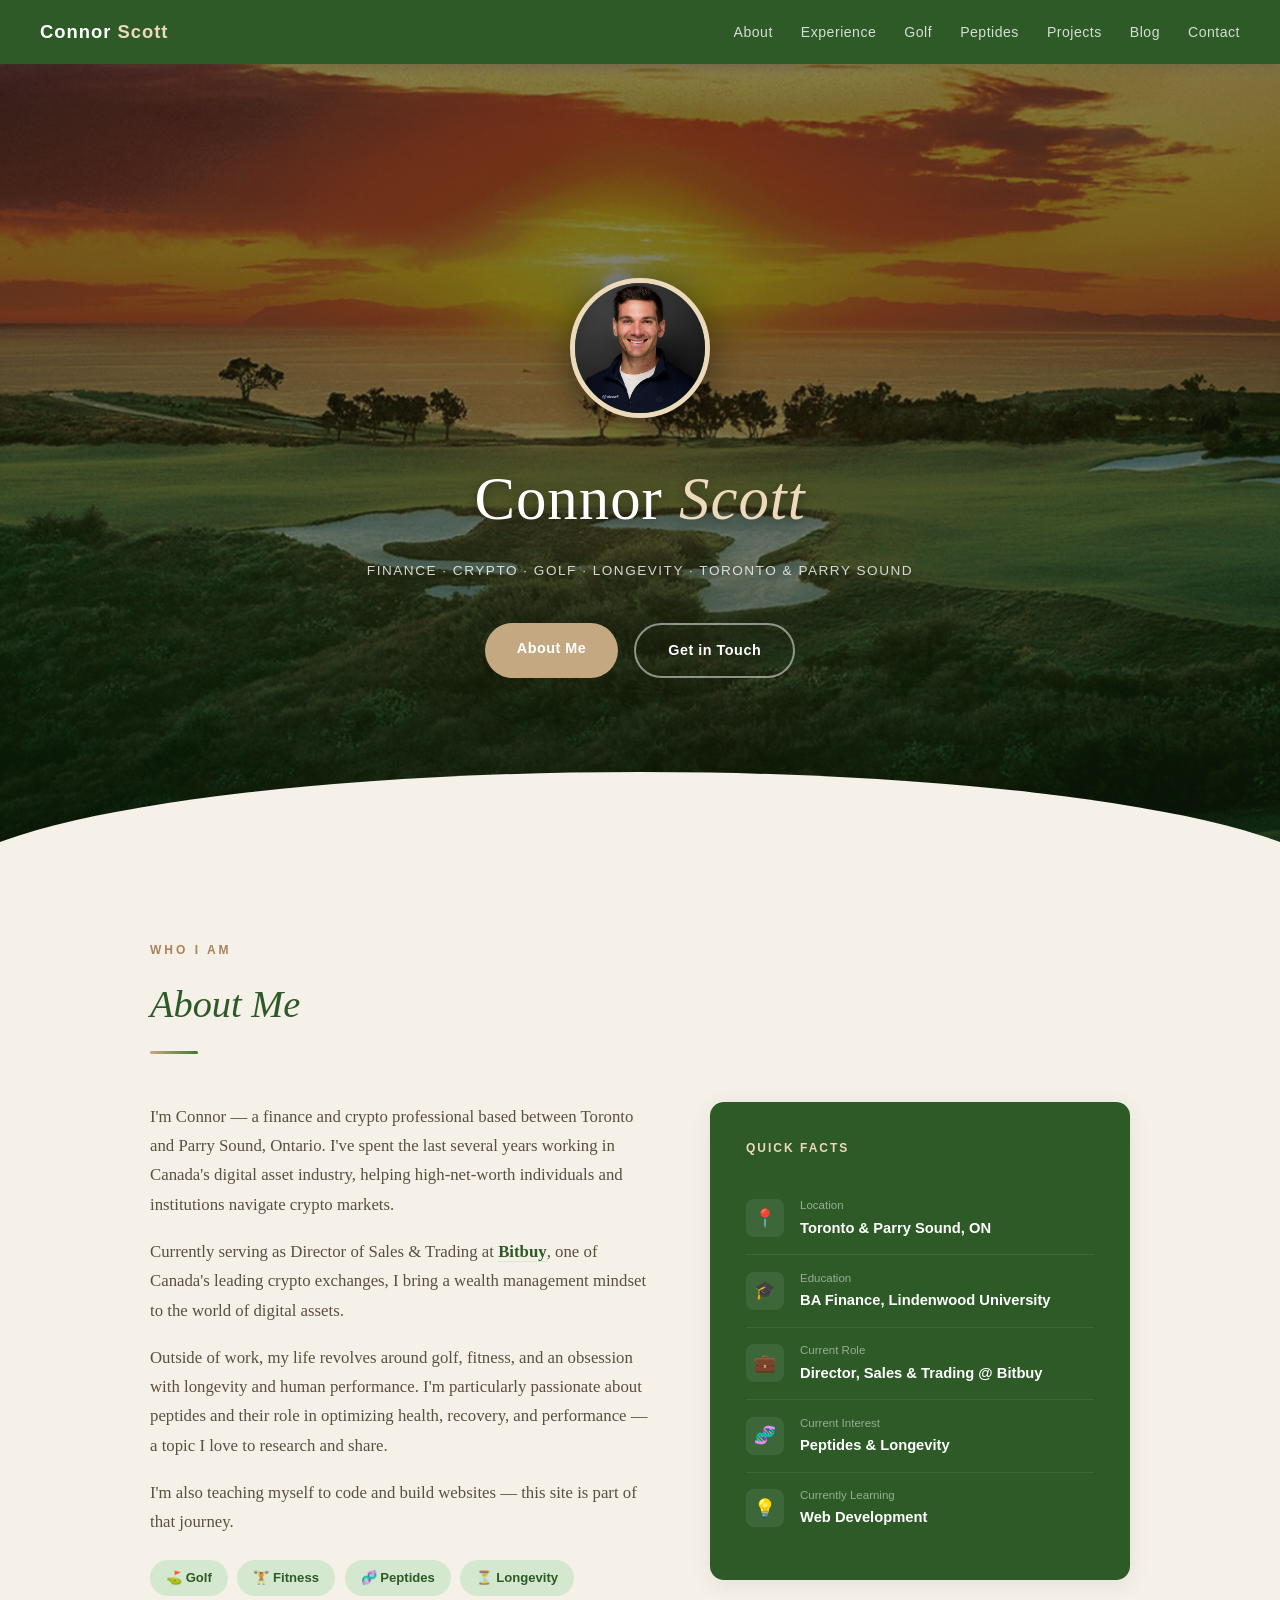
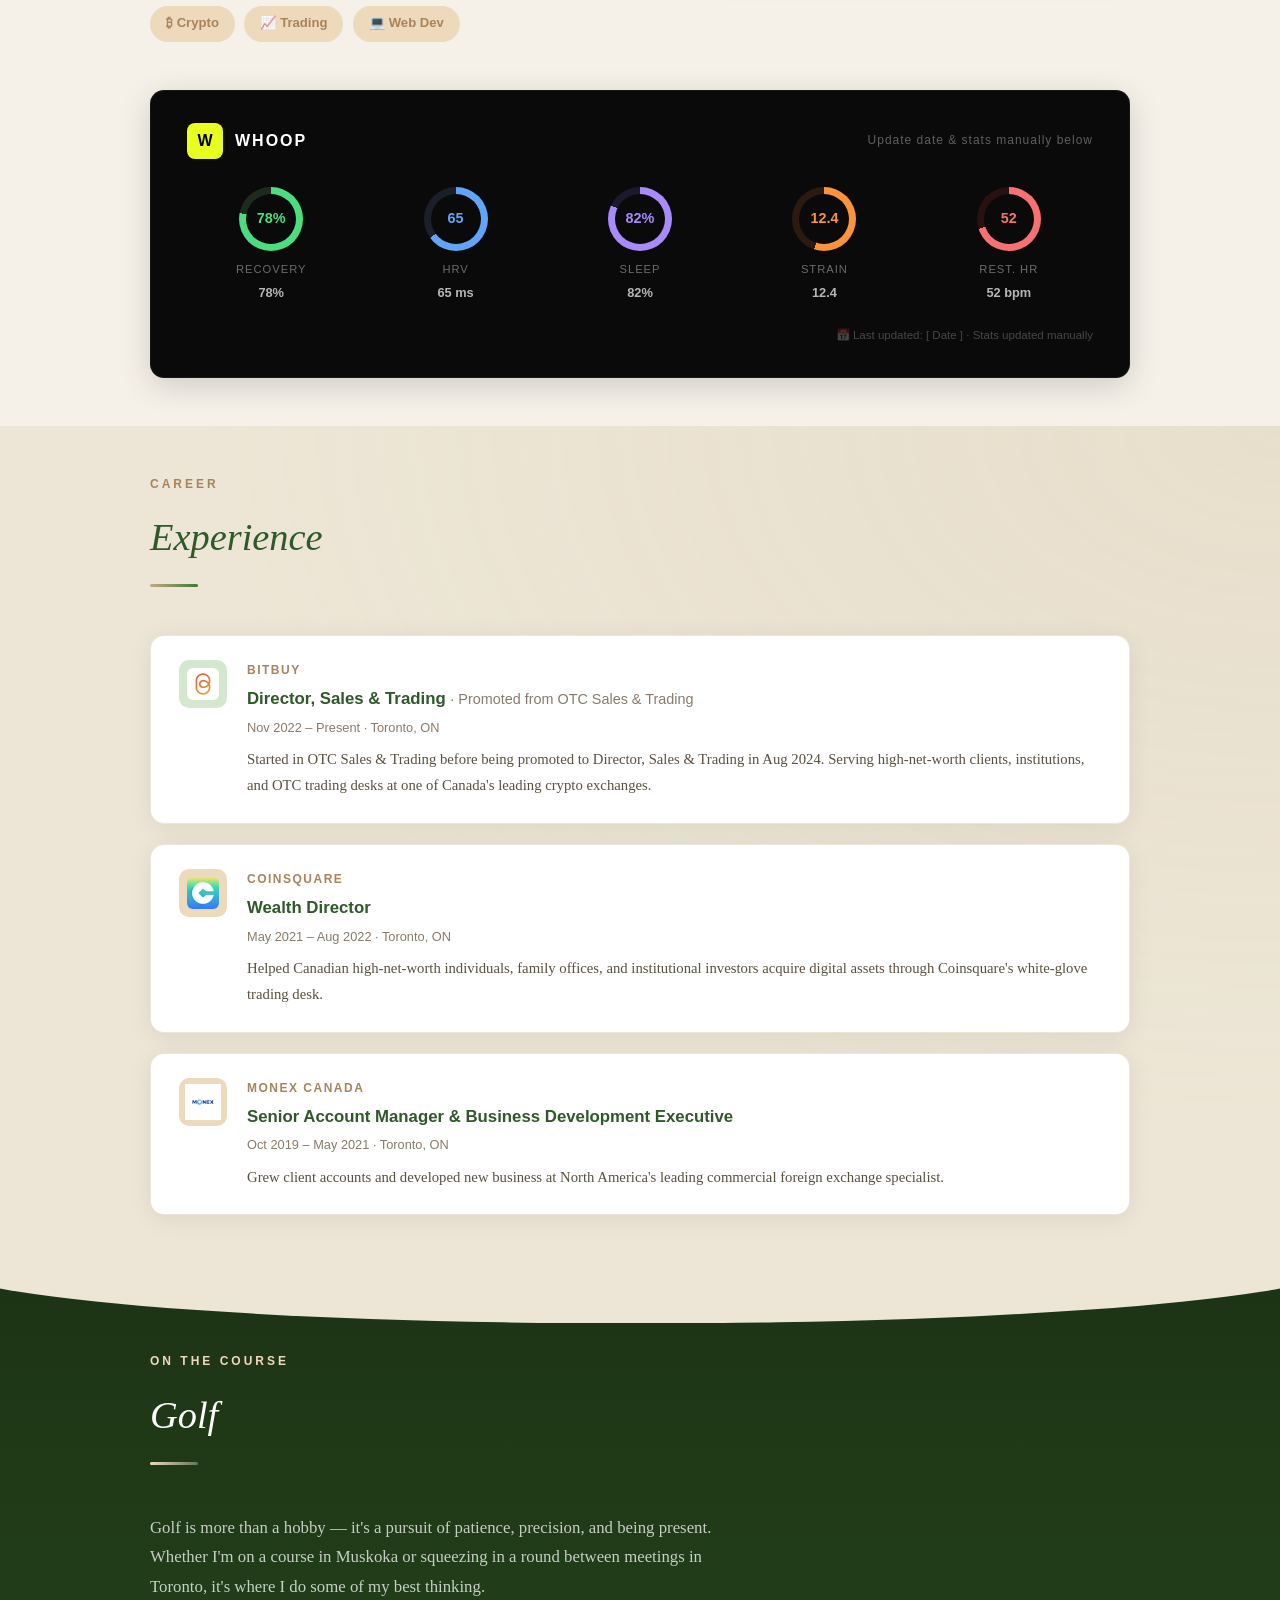
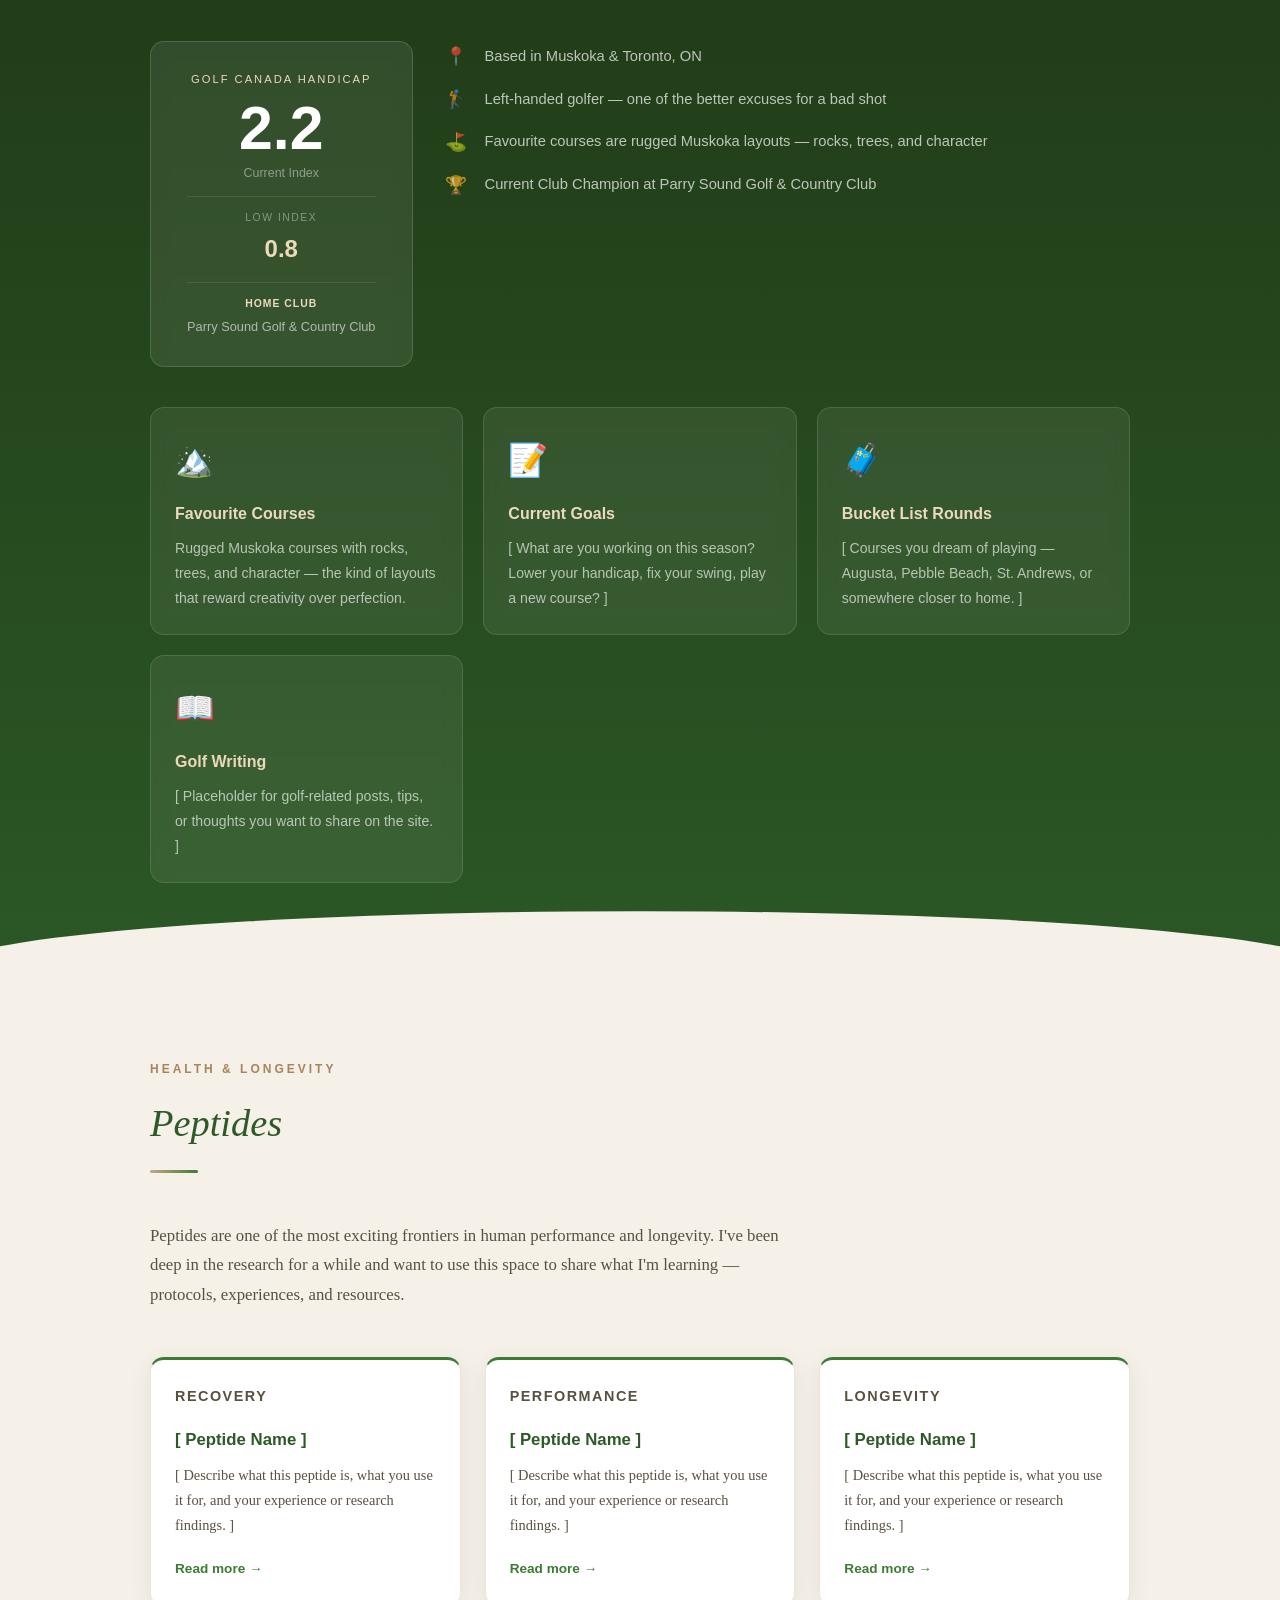
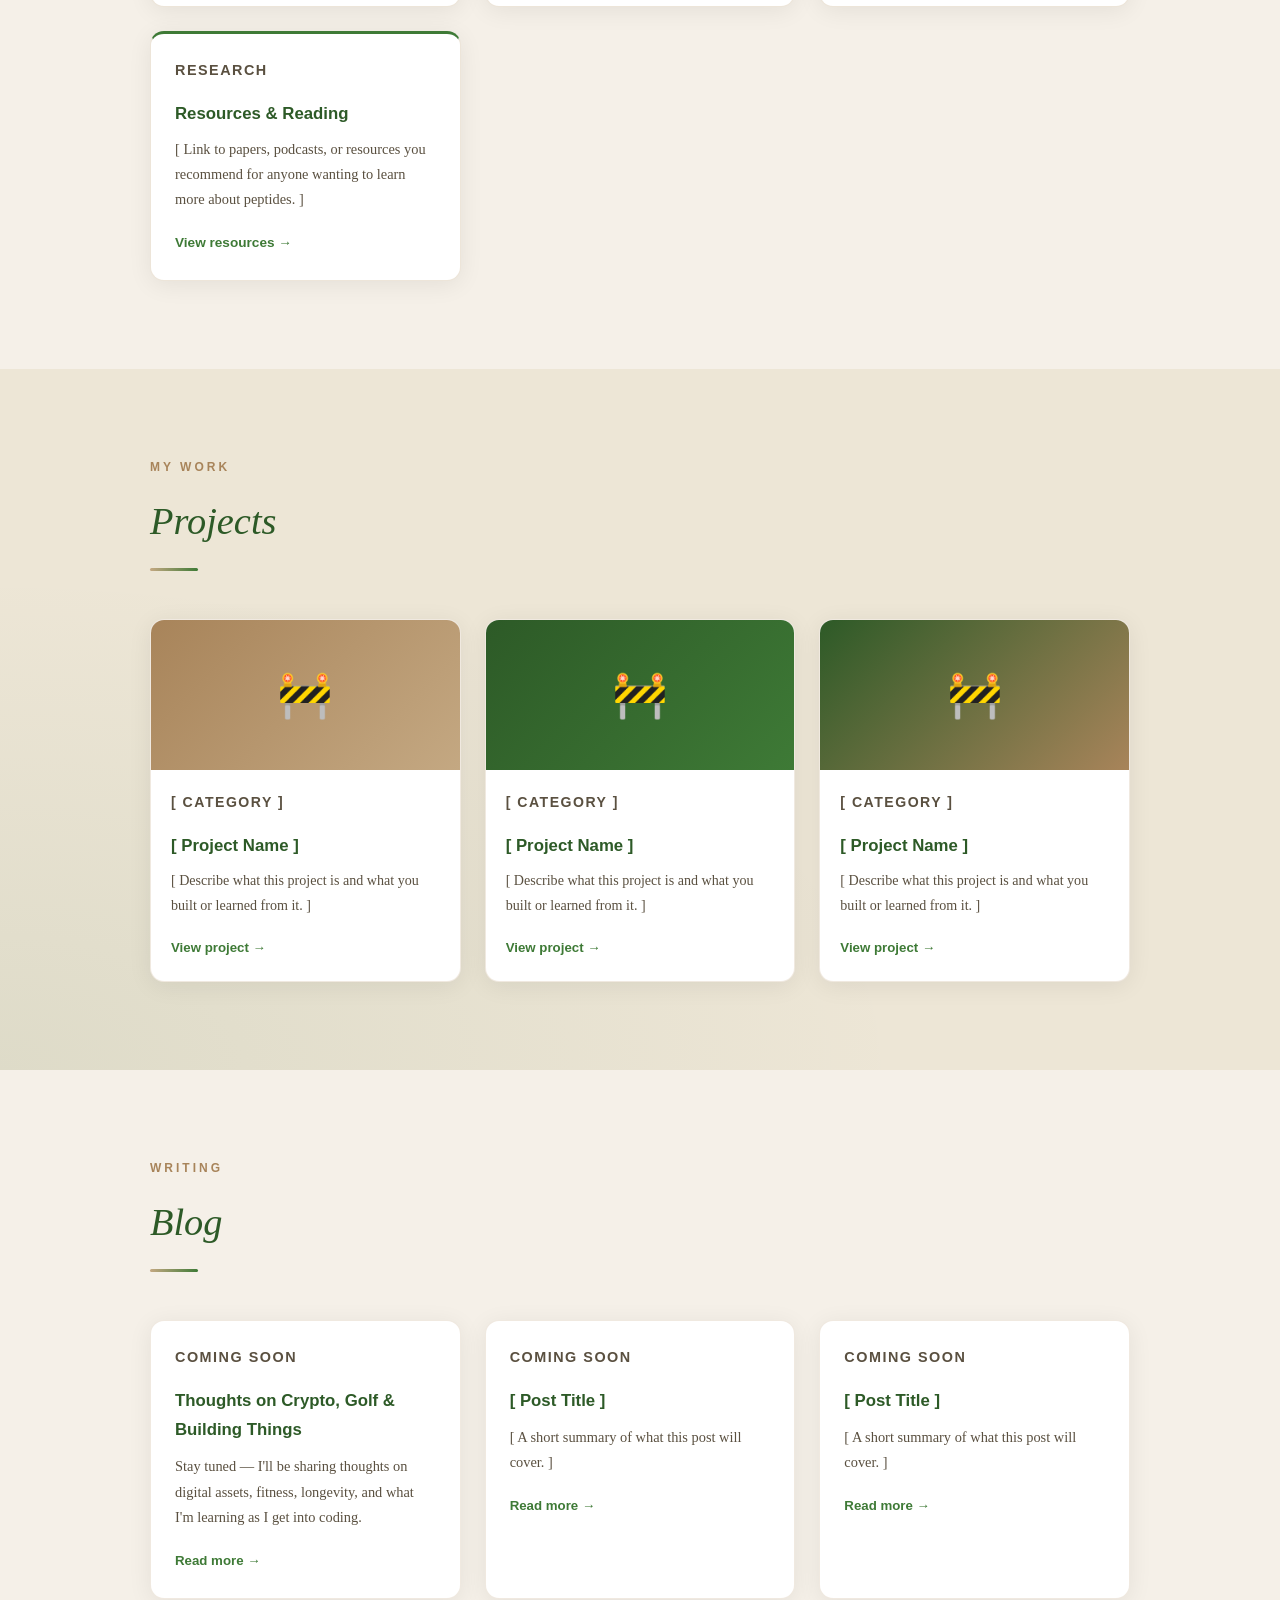
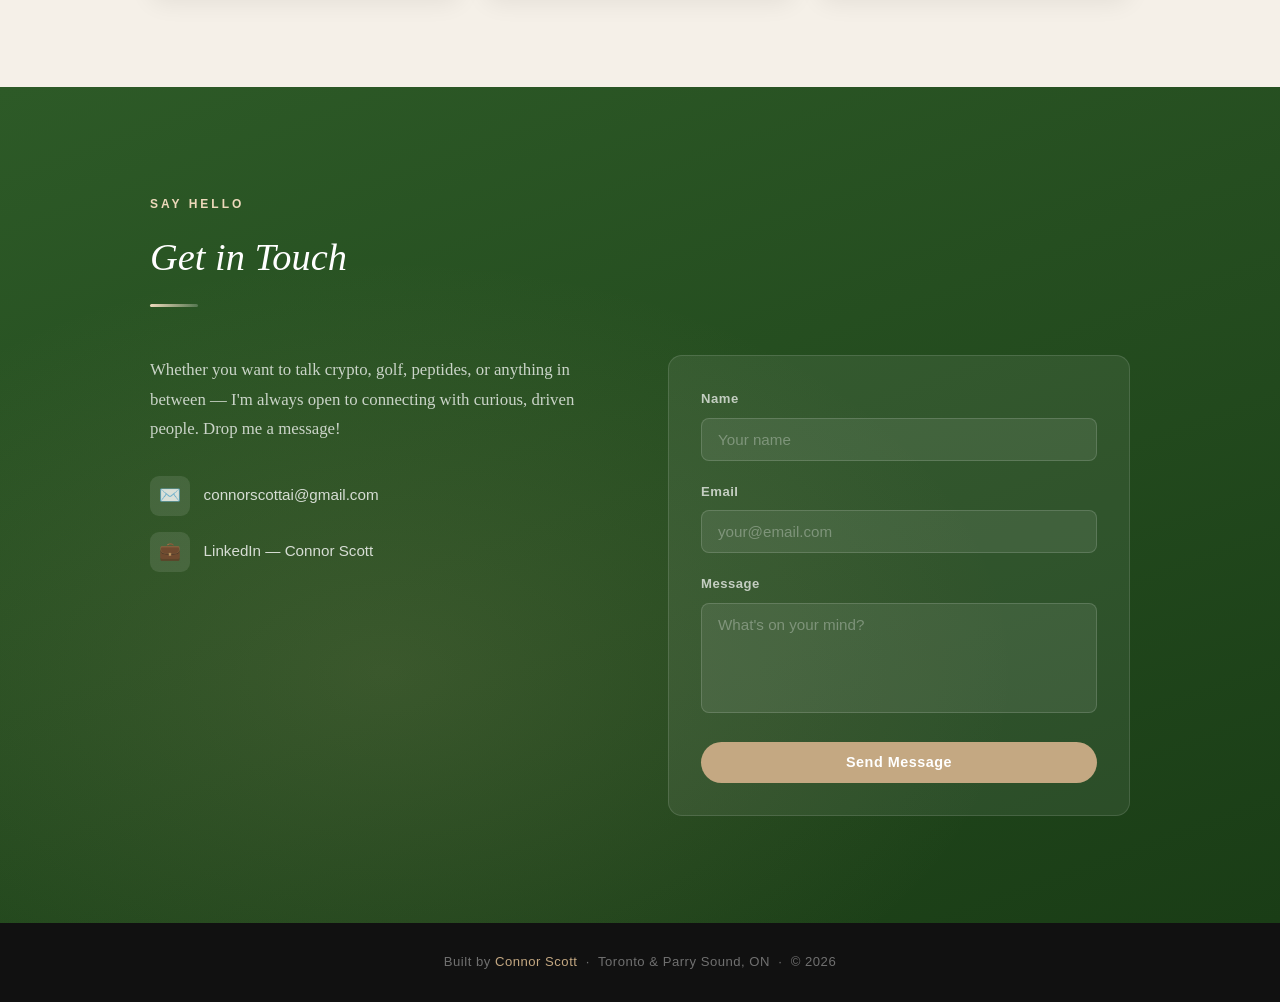
<file: index.html>
<!DOCTYPE html>
<html lang="en">
<head>
  <meta charset="UTF-8" />
  <meta name="viewport" content="width=device-width, initial-scale=1.0" />
  <title>Connor Scott</title>
  <link rel="stylesheet" href="styles.css" />
</head>
<body>

  <!-- NAV -->
  <nav>
    <a href="index.html" class="nav-logo">Connor <span>Scott</span></a>
    <ul class="nav-links">
      <li><a href="about.html">About</a></li>
      <li><a href="experience.html">Experience</a></li>
      <li><a href="golf.html">Golf</a></li>
      <li><a href="peptides.html">Peptides</a></li>
      <li><a href="projects.html">Projects</a></li>
      <li><a href="blog.html">Blog</a></li>
      <li><a href="contact.html">Contact</a></li>
    </ul>
  </nav>

  <!-- HERO -->
  <section id="hero">
    <div class="hero-wave"></div>
    <div class="hero-content">
      <div class="hero-avatar"><img src="profile.jpg" alt="Connor Scott" /></div>
      <h1>Connor <span>Scott</span></h1>
      <p class="hero-tagline">Finance · Crypto · Golf · Longevity · Toronto & Parry Sound</p>
      <div class="hero-btns">
        <a href="about.html" class="btn btn-primary">About Me</a>
        <a href="contact.html" class="btn btn-outline">Get in Touch</a>
      </div>
    </div>
  </section>

  <!-- ABOUT -->
  <section id="about">
    <div class="section-inner">
      <p class="section-label">Who I Am</p>
      <h2 class="section-title">About Me</h2>
      <div class="section-divider"></div>
      <div class="about-grid">
        <div class="about-text">
          <p>I'm Connor — a finance and crypto professional based between Toronto and Parry Sound, Ontario. I've spent the last several years working in Canada's digital asset industry, helping high-net-worth individuals and institutions navigate crypto markets.</p>
          <p>Currently serving as Director of Sales & Trading at <a href="https://bitbuy.ca">Bitbuy</a>, one of Canada's leading crypto exchanges, I bring a wealth management mindset to the world of digital assets.</p>
          <p>Outside of work, my life revolves around golf, fitness, and an obsession with longevity and human performance. I'm particularly passionate about peptides and their role in optimizing health, recovery, and performance — a topic I love to research and share.</p>
          <p>I'm also teaching myself to code and build websites — this site is part of that journey.</p>
          <div class="passion-chips">
            <span class="chip chip-forest">⛳ Golf</span>
            <span class="chip chip-forest">🏋️ Fitness</span>
            <span class="chip chip-forest">🧬 Peptides</span>
            <span class="chip chip-forest">⏳ Longevity</span>
            <span class="chip chip-tan">₿ Crypto</span>
            <span class="chip chip-tan">📈 Trading</span>
            <span class="chip chip-tan">💻 Web Dev</span>
          </div>
        </div>
        <div class="about-card">
          <h3>Quick Facts</h3>
          <div class="about-stat">
            <div class="about-stat-icon">📍</div>
            <div>
              <div class="about-stat-label">Location</div>
              <div class="about-stat-value">Toronto & Parry Sound, ON</div>
            </div>
          </div>
          <div class="about-stat">
            <div class="about-stat-icon">🎓</div>
            <div>
              <div class="about-stat-label">Education</div>
              <div class="about-stat-value">BA Finance, Lindenwood University</div>
            </div>
          </div>
          <div class="about-stat">
            <div class="about-stat-icon">💼</div>
            <div>
              <div class="about-stat-label">Current Role</div>
              <div class="about-stat-value">Director, Sales & Trading @ Bitbuy</div>
            </div>
          </div>
          <div class="about-stat">
            <div class="about-stat-icon">🧬</div>
            <div>
              <div class="about-stat-label">Current Interest</div>
              <div class="about-stat-value">Peptides & Longevity</div>
            </div>
          </div>
          <div class="about-stat">
            <div class="about-stat-icon">💡</div>
            <div>
              <div class="about-stat-label">Currently Learning</div>
              <div class="about-stat-value">Web Development</div>
            </div>
          </div>
        </div>
      </div>

      <!-- WHOOP CARD -->
      <div class="whoop-section">
        <div class="whoop-card">
          <div class="whoop-header">
            <div class="whoop-logo">
              <div class="whoop-logo-icon">W</div>
              <div class="whoop-logo-text">Whoop</div>
            </div>
            <div class="whoop-date">Update date &amp; stats manually below</div>
          </div>
          <div class="whoop-stats">
            <div class="whoop-stat">
              <div class="whoop-ring recovery"><span>78%</span></div>
              <div class="whoop-stat-label">Recovery</div>
              <div class="whoop-stat-value">78%</div>
            </div>
            <div class="whoop-stat">
              <div class="whoop-ring hrv"><span>65</span></div>
              <div class="whoop-stat-label">HRV</div>
              <div class="whoop-stat-value">65 ms</div>
            </div>
            <div class="whoop-stat">
              <div class="whoop-ring sleep"><span>82%</span></div>
              <div class="whoop-stat-label">Sleep</div>
              <div class="whoop-stat-value">82%</div>
            </div>
            <div class="whoop-stat">
              <div class="whoop-ring strain"><span>12.4</span></div>
              <div class="whoop-stat-label">Strain</div>
              <div class="whoop-stat-value">12.4</div>
            </div>
            <div class="whoop-stat">
              <div class="whoop-ring rhr"><span>52</span></div>
              <div class="whoop-stat-label">Rest. HR</div>
              <div class="whoop-stat-value">52 bpm</div>
            </div>
          </div>
          <div class="whoop-note">📅 Last updated: [ Date ] · Stats updated manually</div>
        </div>
      </div>
    </div>
  </section>

  <!-- EXPERIENCE -->
  <section id="experience">
    <div class="section-inner">
      <p class="section-label">Career</p>
      <h2 class="section-title">Experience</h2>
      <div class="section-divider"></div>
      <div class="experience-list">
        <div class="exp-card">
          <div class="exp-icon forest"><img src="bitbuy-logo.png" alt="Bitbuy" style="width:32px;height:32px;object-fit:contain;border-radius:6px;" /></div>
          <div class="exp-body">
            <p class="exp-company">Bitbuy</p>
            <p class="exp-role">Director, Sales & Trading <span style="font-weight:400;color:var(--text-light);font-size:0.9rem;">· Promoted from OTC Sales & Trading</span></p>
            <p class="exp-date">Nov 2022 – Present · Toronto, ON</p>
            <p class="exp-desc">Started in OTC Sales & Trading before being promoted to Director, Sales & Trading in Aug 2024. Serving high-net-worth clients, institutions, and OTC trading desks at one of Canada's leading crypto exchanges.</p>
          </div>
        </div>
        <div class="exp-card">
          <div class="exp-icon tan"><img src="coinsquare-logo.png" alt="Coinsquare" style="width:32px;height:32px;object-fit:contain;border-radius:6px;" /></div>
          <div class="exp-body">
            <p class="exp-company">Coinsquare</p>
            <p class="exp-role">Wealth Director</p>
            <p class="exp-date">May 2021 – Aug 2022 · Toronto, ON</p>
            <p class="exp-desc">Helped Canadian high-net-worth individuals, family offices, and institutional investors acquire digital assets through Coinsquare's white-glove trading desk.</p>
          </div>
        </div>
        <div class="exp-card">
          <div class="exp-icon tan"><img src="monex-logo.png" alt="Monex" style="width:36px;height:36px;object-fit:contain;" /></div>
          <div class="exp-body">
            <p class="exp-company">Monex Canada</p>
            <p class="exp-role">Senior Account Manager & Business Development Executive</p>
            <p class="exp-date">Oct 2019 – May 2021 · Toronto, ON</p>
            <p class="exp-desc">Grew client accounts and developed new business at North America's leading commercial foreign exchange specialist.</p>
          </div>
        </div>
      </div>
    </div>
  </section>

  <!-- GOLF -->
  <section id="golf">
    <div class="section-inner golf-inner">
      <p class="section-label">On The Course</p>
      <h2 class="section-title">Golf</h2>
      <div class="section-divider"></div>
      <p class="golf-intro">Golf is more than a hobby — it's a pursuit of patience, precision, and being present. Whether I'm on a course in Muskoka or squeezing in a round between meetings in Toronto, it's where I do some of my best thinking.</p>

      <div class="golf-top">
        <div class="handicap-card">
          <div class="handicap-label">Golf Canada Handicap</div>
          <div class="handicap-number">2.2</div>
          <div class="handicap-sub">Current Index</div>
          <div class="handicap-low">
            <div class="handicap-low-label">Low Index</div>
            <div class="handicap-low-number">0.8</div>
          </div>
          <div class="handicap-club">
            <strong>Home Club</strong>
            Parry Sound Golf & Country Club
          </div>
        </div>
        <div class="golf-details">
          <div class="golf-detail-row"><span class="golf-detail-icon">📍</span> Based in Muskoka & Toronto, ON</div>
          <div class="golf-detail-row"><span class="golf-detail-icon">🏌️</span> Left-handed golfer — one of the better excuses for a bad shot</div>
          <div class="golf-detail-row"><span class="golf-detail-icon">⛳</span> Favourite courses are rugged Muskoka layouts — rocks, trees, and character</div>
          <div class="golf-detail-row"><span class="golf-detail-icon">🏆</span> Current Club Champion at Parry Sound Golf & Country Club</div>
        </div>
      </div>

      <div class="golf-grid">
        <div class="golf-card">
          <div class="golf-card-icon">🏔️</div>
          <h3>Favourite Courses</h3>
          <p>Rugged Muskoka courses with rocks, trees, and character — the kind of layouts that reward creativity over perfection.</p>
        </div>
        <div class="golf-card">
          <div class="golf-card-icon">📝</div>
          <h3>Current Goals</h3>
          <p>[ What are you working on this season? Lower your handicap, fix your swing, play a new course? ]</p>
        </div>
        <div class="golf-card">
          <div class="golf-card-icon">🧳</div>
          <h3>Bucket List Rounds</h3>
          <p>[ Courses you dream of playing — Augusta, Pebble Beach, St. Andrews, or somewhere closer to home. ]</p>
        </div>
        <div class="golf-card">
          <div class="golf-card-icon">📖</div>
          <h3>Golf Writing</h3>
          <p>[ Placeholder for golf-related posts, tips, or thoughts you want to share on the site. ]</p>
        </div>
      </div>
    </div>
  </section>

  <!-- PEPTIDES -->
  <section id="peptides">
    <div class="section-inner">
      <p class="section-label">Health & Longevity</p>
      <h2 class="section-title">Peptides</h2>
      <div class="section-divider"></div>
      <p class="peptides-intro">Peptides are one of the most exciting frontiers in human performance and longevity. I've been deep in the research for a while and want to use this space to share what I'm learning — protocols, experiences, and resources.</p>
      <div class="peptides-grid">
        <div class="peptide-card">
          <p class="peptide-tag">Recovery</p>
          <h3>[ Peptide Name ]</h3>
          <p>[ Describe what this peptide is, what you use it for, and your experience or research findings. ]</p>
          <a href="#" class="peptide-link">Read more →</a>
        </div>
        <div class="peptide-card">
          <p class="peptide-tag">Performance</p>
          <h3>[ Peptide Name ]</h3>
          <p>[ Describe what this peptide is, what you use it for, and your experience or research findings. ]</p>
          <a href="#" class="peptide-link">Read more →</a>
        </div>
        <div class="peptide-card">
          <p class="peptide-tag">Longevity</p>
          <h3>[ Peptide Name ]</h3>
          <p>[ Describe what this peptide is, what you use it for, and your experience or research findings. ]</p>
          <a href="#" class="peptide-link">Read more →</a>
        </div>
        <div class="peptide-card">
          <p class="peptide-tag">Research</p>
          <h3>Resources & Reading</h3>
          <p>[ Link to papers, podcasts, or resources you recommend for anyone wanting to learn more about peptides. ]</p>
          <a href="#" class="peptide-link">View resources →</a>
        </div>
      </div>
    </div>
  </section>

  <!-- PROJECTS -->
  <section id="projects">
    <div class="section-inner">
      <p class="section-label">My Work</p>
      <h2 class="section-title">Projects</h2>
      <div class="section-divider"></div>
      <div class="projects-grid">
        <div class="project-card">
          <div class="project-thumb tan">🚧</div>
          <div class="project-body">
            <p class="project-tag">[ Category ]</p>
            <h3>[ Project Name ]</h3>
            <p>[ Describe what this project is and what you built or learned from it. ]</p>
            <a href="#" class="project-link">View project →</a>
          </div>
        </div>
        <div class="project-card">
          <div class="project-thumb forest">🚧</div>
          <div class="project-body">
            <p class="project-tag">[ Category ]</p>
            <h3>[ Project Name ]</h3>
            <p>[ Describe what this project is and what you built or learned from it. ]</p>
            <a href="#" class="project-link">View project →</a>
          </div>
        </div>
        <div class="project-card">
          <div class="project-thumb mixed">🚧</div>
          <div class="project-body">
            <p class="project-tag">[ Category ]</p>
            <h3>[ Project Name ]</h3>
            <p>[ Describe what this project is and what you built or learned from it. ]</p>
            <a href="#" class="project-link">View project →</a>
          </div>
        </div>
      </div>
    </div>
  </section>

  <!-- BLOG -->
  <section id="blog">
    <div class="section-inner">
      <p class="section-label">Writing</p>
      <h2 class="section-title">Blog</h2>
      <div class="section-divider"></div>
      <div class="blog-grid">
        <div class="blog-card">
          <p class="blog-date">Coming Soon</p>
          <h3>Thoughts on Crypto, Golf & Building Things</h3>
          <p>Stay tuned — I'll be sharing thoughts on digital assets, fitness, longevity, and what I'm learning as I get into coding.</p>
          <a href="#" class="read-more">Read more →</a>
        </div>
        <div class="blog-card">
          <p class="blog-date">Coming Soon</p>
          <h3>[ Post Title ]</h3>
          <p>[ A short summary of what this post will cover. ]</p>
          <a href="#" class="read-more">Read more →</a>
        </div>
        <div class="blog-card">
          <p class="blog-date">Coming Soon</p>
          <h3>[ Post Title ]</h3>
          <p>[ A short summary of what this post will cover. ]</p>
          <a href="#" class="read-more">Read more →</a>
        </div>
      </div>
    </div>
  </section>

  <!-- CONTACT -->
  <section id="contact">
    <div class="section-inner">
      <p class="section-label">Say Hello</p>
      <h2 class="section-title">Get in Touch</h2>
      <div class="section-divider"></div>
      <div class="contact-grid">
        <div>
          <p class="contact-intro">Whether you want to talk crypto, golf, peptides, or anything in between — I'm always open to connecting with curious, driven people. Drop me a message!</p>
          <div class="contact-links">
            <a href="mailto:connorscottai@gmail.com" class="contact-link-item">
              <div class="contact-icon">✉️</div>
              connorscottai@gmail.com
            </a>
            <a href="https://www.linkedin.com/in/connor-scott-3b3940157/" target="_blank" class="contact-link-item">
              <div class="contact-icon">💼</div>
              LinkedIn — Connor Scott
            </a>
          </div>
        </div>
        <div class="contact-form">
          <div class="form-group">
            <label>Name</label>
            <input type="text" placeholder="Your name" />
          </div>
          <div class="form-group">
            <label>Email</label>
            <input type="email" placeholder="your@email.com" />
          </div>
          <div class="form-group">
            <label>Message</label>
            <textarea placeholder="What's on your mind?"></textarea>
          </div>
          <button class="btn btn-primary" style="width:100%; font-family:'Segoe UI',sans-serif;">Send Message</button>
        </div>
      </div>
    </div>
  </section>

  <!-- FOOTER -->
  <footer>
    <p>Built by <span>Connor Scott</span> &nbsp;·&nbsp; Toronto & Parry Sound, ON &nbsp;·&nbsp; © 2026</p>
  </footer>

</body>
</html>
</file>
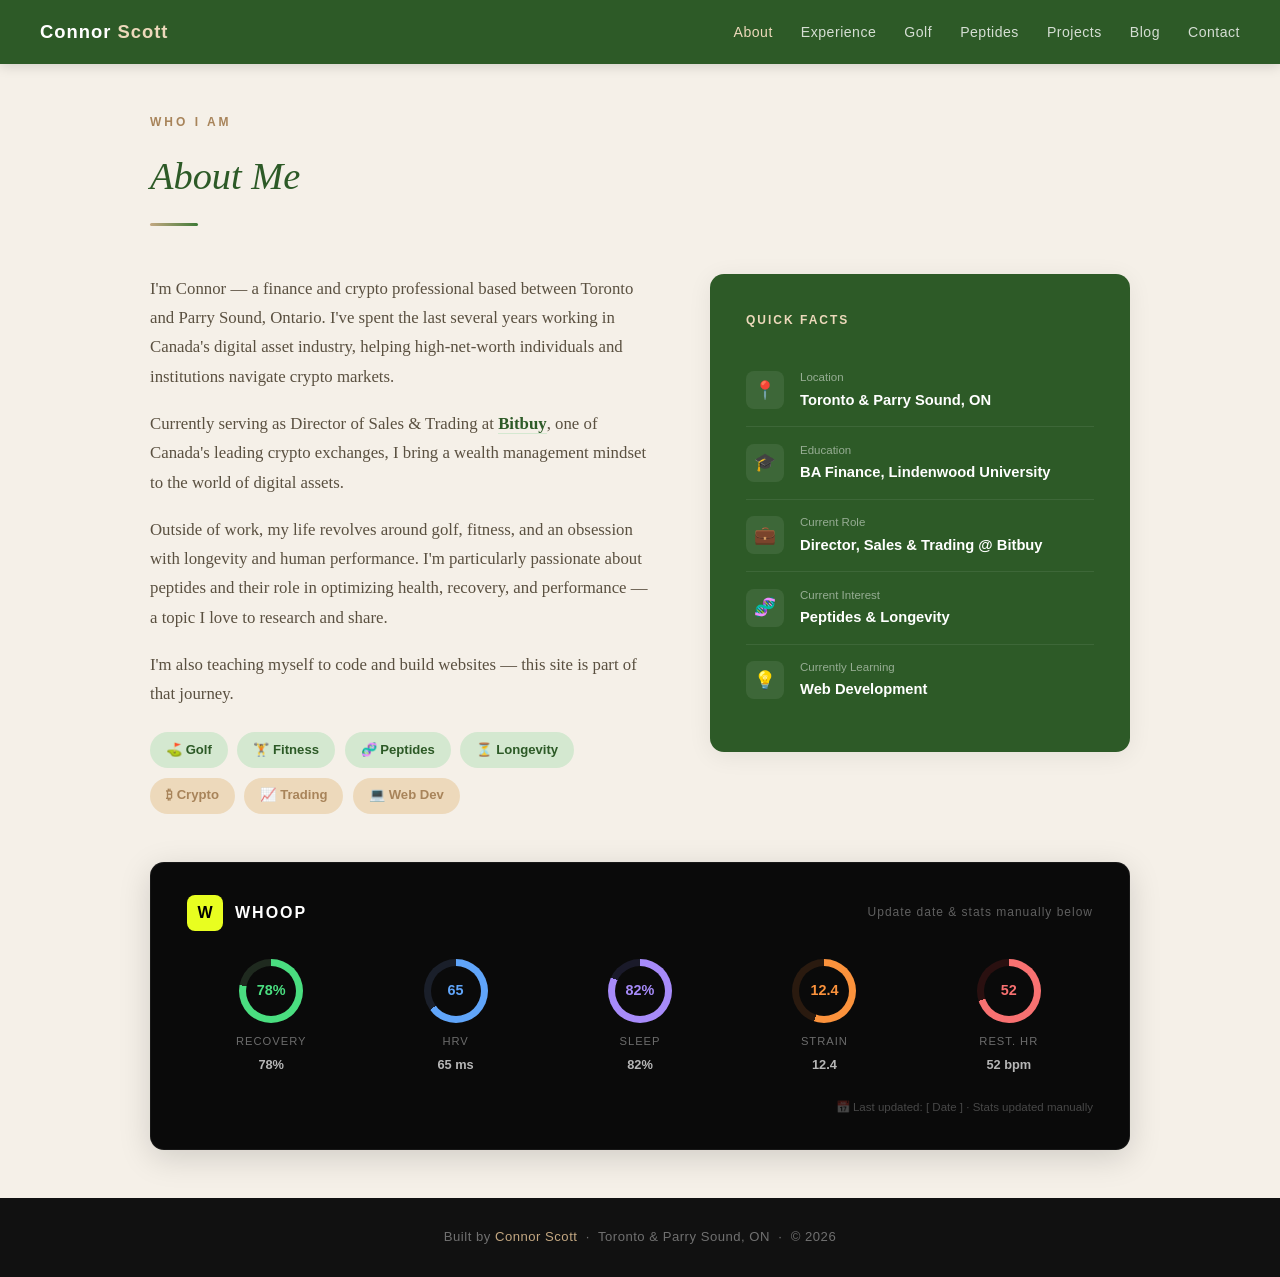
<file: about.html>
<!DOCTYPE html>
<html lang="en">
<head>
  <meta charset="UTF-8" />
  <meta name="viewport" content="width=device-width, initial-scale=1.0" />
  <title>About — Connor Scott</title>
  <link rel="stylesheet" href="styles.css" />
</head>
<body>

  <!-- NAV -->
  <nav>
    <a href="index.html" class="nav-logo">Connor <span>Scott</span></a>
    <ul class="nav-links">
      <li><a href="about.html" class="active">About</a></li>
      <li><a href="experience.html">Experience</a></li>
      <li><a href="golf.html">Golf</a></li>
      <li><a href="peptides.html">Peptides</a></li>
      <li><a href="projects.html">Projects</a></li>
      <li><a href="blog.html">Blog</a></li>
      <li><a href="contact.html">Contact</a></li>
    </ul>
  </nav>

  <!-- ABOUT -->
  <section id="about">
    <div class="section-inner">
      <p class="section-label">Who I Am</p>
      <h2 class="section-title">About Me</h2>
      <div class="section-divider"></div>
      <div class="about-grid">
        <div class="about-text">
          <p>I'm Connor — a finance and crypto professional based between Toronto and Parry Sound, Ontario. I've spent the last several years working in Canada's digital asset industry, helping high-net-worth individuals and institutions navigate crypto markets.</p>
          <p>Currently serving as Director of Sales & Trading at <a href="https://bitbuy.ca">Bitbuy</a>, one of Canada's leading crypto exchanges, I bring a wealth management mindset to the world of digital assets.</p>
          <p>Outside of work, my life revolves around golf, fitness, and an obsession with longevity and human performance. I'm particularly passionate about peptides and their role in optimizing health, recovery, and performance — a topic I love to research and share.</p>
          <p>I'm also teaching myself to code and build websites — this site is part of that journey.</p>
          <div class="passion-chips">
            <span class="chip chip-forest">⛳ Golf</span>
            <span class="chip chip-forest">🏋️ Fitness</span>
            <span class="chip chip-forest">🧬 Peptides</span>
            <span class="chip chip-forest">⏳ Longevity</span>
            <span class="chip chip-tan">₿ Crypto</span>
            <span class="chip chip-tan">📈 Trading</span>
            <span class="chip chip-tan">💻 Web Dev</span>
          </div>
        </div>
        <div class="about-card">
          <h3>Quick Facts</h3>
          <div class="about-stat">
            <div class="about-stat-icon">📍</div>
            <div>
              <div class="about-stat-label">Location</div>
              <div class="about-stat-value">Toronto & Parry Sound, ON</div>
            </div>
          </div>
          <div class="about-stat">
            <div class="about-stat-icon">🎓</div>
            <div>
              <div class="about-stat-label">Education</div>
              <div class="about-stat-value">BA Finance, Lindenwood University</div>
            </div>
          </div>
          <div class="about-stat">
            <div class="about-stat-icon">💼</div>
            <div>
              <div class="about-stat-label">Current Role</div>
              <div class="about-stat-value">Director, Sales & Trading @ Bitbuy</div>
            </div>
          </div>
          <div class="about-stat">
            <div class="about-stat-icon">🧬</div>
            <div>
              <div class="about-stat-label">Current Interest</div>
              <div class="about-stat-value">Peptides & Longevity</div>
            </div>
          </div>
          <div class="about-stat">
            <div class="about-stat-icon">💡</div>
            <div>
              <div class="about-stat-label">Currently Learning</div>
              <div class="about-stat-value">Web Development</div>
            </div>
          </div>
        </div>
      </div>

      <!-- WHOOP CARD -->
      <div class="whoop-section">
        <div class="whoop-card">
          <div class="whoop-header">
            <div class="whoop-logo">
              <div class="whoop-logo-icon">W</div>
              <div class="whoop-logo-text">Whoop</div>
            </div>
            <div class="whoop-date">Update date &amp; stats manually below</div>
          </div>
          <div class="whoop-stats">
            <div class="whoop-stat">
              <div class="whoop-ring recovery"><span>78%</span></div>
              <div class="whoop-stat-label">Recovery</div>
              <div class="whoop-stat-value">78%</div>
            </div>
            <div class="whoop-stat">
              <div class="whoop-ring hrv"><span>65</span></div>
              <div class="whoop-stat-label">HRV</div>
              <div class="whoop-stat-value">65 ms</div>
            </div>
            <div class="whoop-stat">
              <div class="whoop-ring sleep"><span>82%</span></div>
              <div class="whoop-stat-label">Sleep</div>
              <div class="whoop-stat-value">82%</div>
            </div>
            <div class="whoop-stat">
              <div class="whoop-ring strain"><span>12.4</span></div>
              <div class="whoop-stat-label">Strain</div>
              <div class="whoop-stat-value">12.4</div>
            </div>
            <div class="whoop-stat">
              <div class="whoop-ring rhr"><span>52</span></div>
              <div class="whoop-stat-label">Rest. HR</div>
              <div class="whoop-stat-value">52 bpm</div>
            </div>
          </div>
          <div class="whoop-note">📅 Last updated: [ Date ] · Stats updated manually</div>
        </div>
      </div>
    </div>
  </section>

  <!-- FOOTER -->
  <footer>
    <p>Built by <span>Connor Scott</span> &nbsp;·&nbsp; Toronto & Parry Sound, ON &nbsp;·&nbsp; © 2026</p>
  </footer>

</body>
</html>
</file>
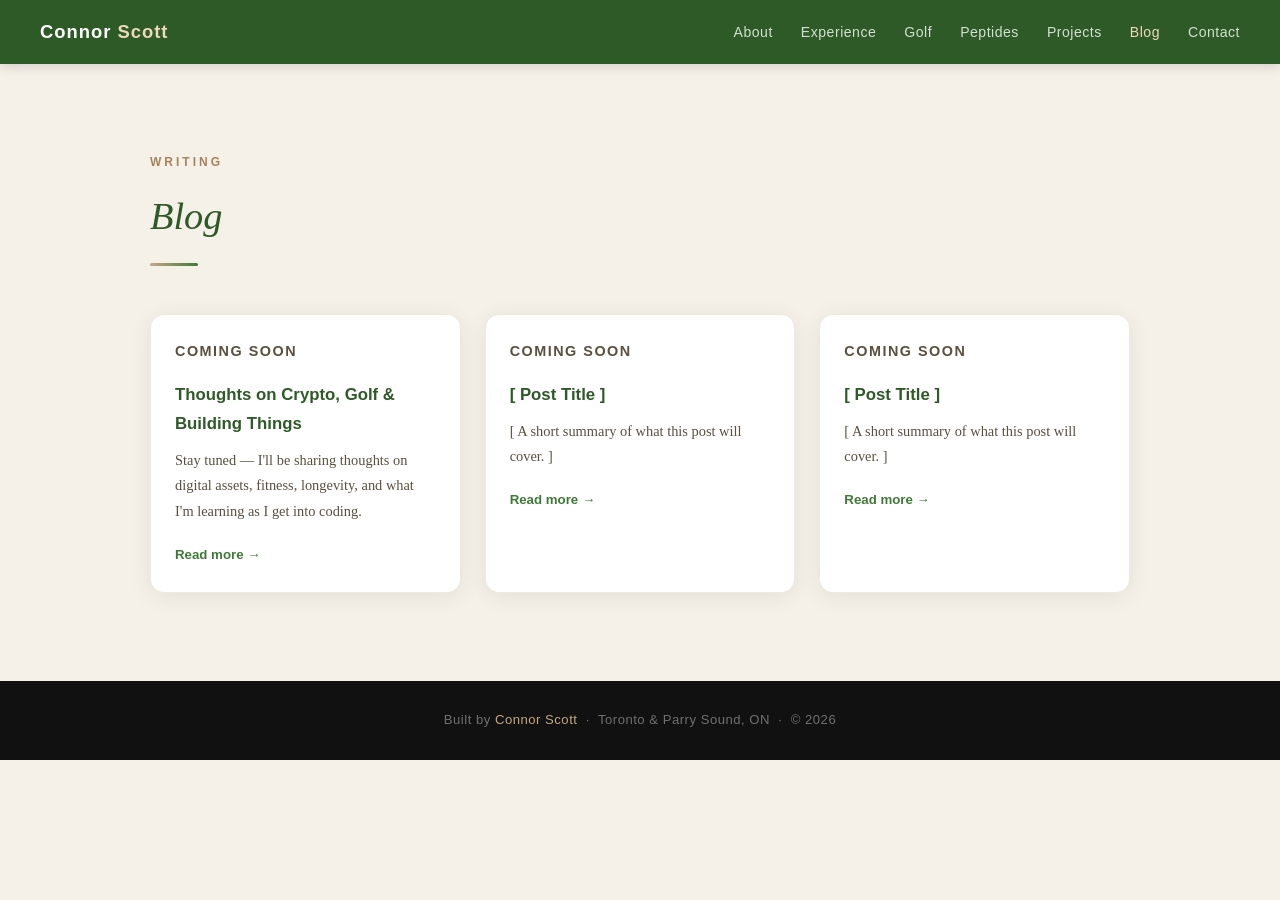
<file: blog.html>
<!DOCTYPE html>
<html lang="en">
<head>
  <meta charset="UTF-8" />
  <meta name="viewport" content="width=device-width, initial-scale=1.0" />
  <title>Blog — Connor Scott</title>
  <link rel="stylesheet" href="styles.css" />
</head>
<body>

  <!-- NAV -->
  <nav>
    <a href="index.html" class="nav-logo">Connor <span>Scott</span></a>
    <ul class="nav-links">
      <li><a href="about.html">About</a></li>
      <li><a href="experience.html">Experience</a></li>
      <li><a href="golf.html">Golf</a></li>
      <li><a href="peptides.html">Peptides</a></li>
      <li><a href="projects.html">Projects</a></li>
      <li><a href="blog.html" class="active">Blog</a></li>
      <li><a href="contact.html">Contact</a></li>
    </ul>
  </nav>

  <!-- BLOG -->
  <section id="blog">
    <div class="section-inner">
      <p class="section-label">Writing</p>
      <h2 class="section-title">Blog</h2>
      <div class="section-divider"></div>
      <div class="blog-grid">
        <div class="blog-card">
          <p class="blog-date">Coming Soon</p>
          <h3>Thoughts on Crypto, Golf & Building Things</h3>
          <p>Stay tuned — I'll be sharing thoughts on digital assets, fitness, longevity, and what I'm learning as I get into coding.</p>
          <a href="#" class="read-more">Read more →</a>
        </div>
        <div class="blog-card">
          <p class="blog-date">Coming Soon</p>
          <h3>[ Post Title ]</h3>
          <p>[ A short summary of what this post will cover. ]</p>
          <a href="#" class="read-more">Read more →</a>
        </div>
        <div class="blog-card">
          <p class="blog-date">Coming Soon</p>
          <h3>[ Post Title ]</h3>
          <p>[ A short summary of what this post will cover. ]</p>
          <a href="#" class="read-more">Read more →</a>
        </div>
      </div>
    </div>
  </section>

  <!-- FOOTER -->
  <footer>
    <p>Built by <span>Connor Scott</span> &nbsp;·&nbsp; Toronto & Parry Sound, ON &nbsp;·&nbsp; © 2026</p>
  </footer>

</body>
</html>
</file>
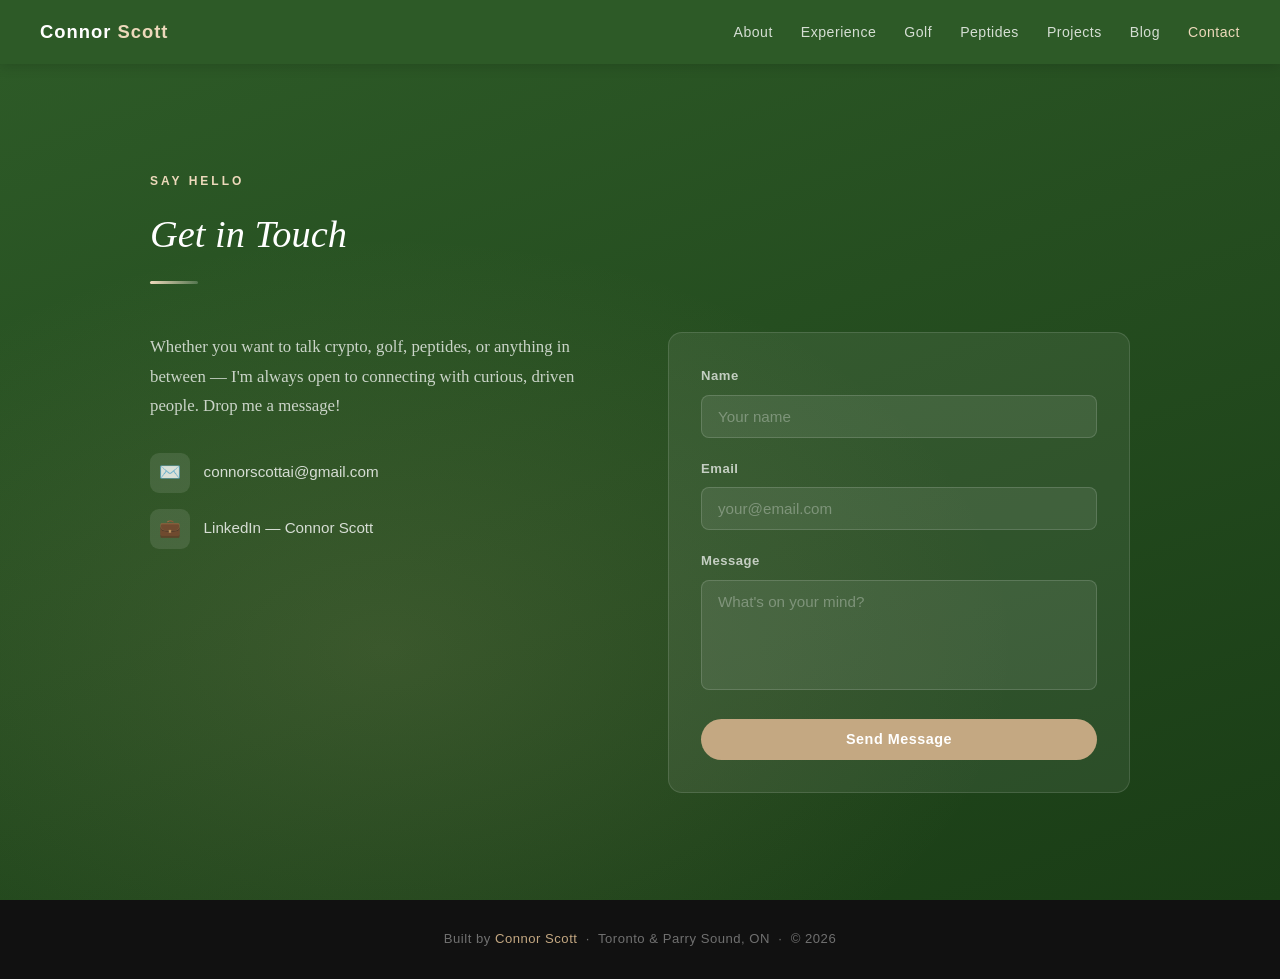
<file: contact.html>
<!DOCTYPE html>
<html lang="en">
<head>
  <meta charset="UTF-8" />
  <meta name="viewport" content="width=device-width, initial-scale=1.0" />
  <title>Contact — Connor Scott</title>
  <link rel="stylesheet" href="styles.css" />
</head>
<body>

  <!-- NAV -->
  <nav>
    <a href="index.html" class="nav-logo">Connor <span>Scott</span></a>
    <ul class="nav-links">
      <li><a href="about.html">About</a></li>
      <li><a href="experience.html">Experience</a></li>
      <li><a href="golf.html">Golf</a></li>
      <li><a href="peptides.html">Peptides</a></li>
      <li><a href="projects.html">Projects</a></li>
      <li><a href="blog.html">Blog</a></li>
      <li><a href="contact.html" class="active">Contact</a></li>
    </ul>
  </nav>

  <!-- CONTACT -->
  <section id="contact">
    <div class="section-inner">
      <p class="section-label">Say Hello</p>
      <h2 class="section-title">Get in Touch</h2>
      <div class="section-divider"></div>
      <div class="contact-grid">
        <div>
          <p class="contact-intro">Whether you want to talk crypto, golf, peptides, or anything in between — I'm always open to connecting with curious, driven people. Drop me a message!</p>
          <div class="contact-links">
            <a href="mailto:connorscottai@gmail.com" class="contact-link-item">
              <div class="contact-icon">✉️</div>
              connorscottai@gmail.com
            </a>
            <a href="https://www.linkedin.com/in/connor-scott-3b3940157/" target="_blank" class="contact-link-item">
              <div class="contact-icon">💼</div>
              LinkedIn — Connor Scott
            </a>
          </div>
        </div>
        <div class="contact-form">
          <div class="form-group">
            <label>Name</label>
            <input type="text" placeholder="Your name" />
          </div>
          <div class="form-group">
            <label>Email</label>
            <input type="email" placeholder="your@email.com" />
          </div>
          <div class="form-group">
            <label>Message</label>
            <textarea placeholder="What's on your mind?"></textarea>
          </div>
          <button class="btn btn-primary" style="width:100%; font-family:'Segoe UI',sans-serif;">Send Message</button>
        </div>
      </div>
    </div>
  </section>

  <!-- FOOTER -->
  <footer>
    <p>Built by <span>Connor Scott</span> &nbsp;·&nbsp; Toronto & Parry Sound, ON &nbsp;·&nbsp; © 2026</p>
  </footer>

</body>
</html>
</file>
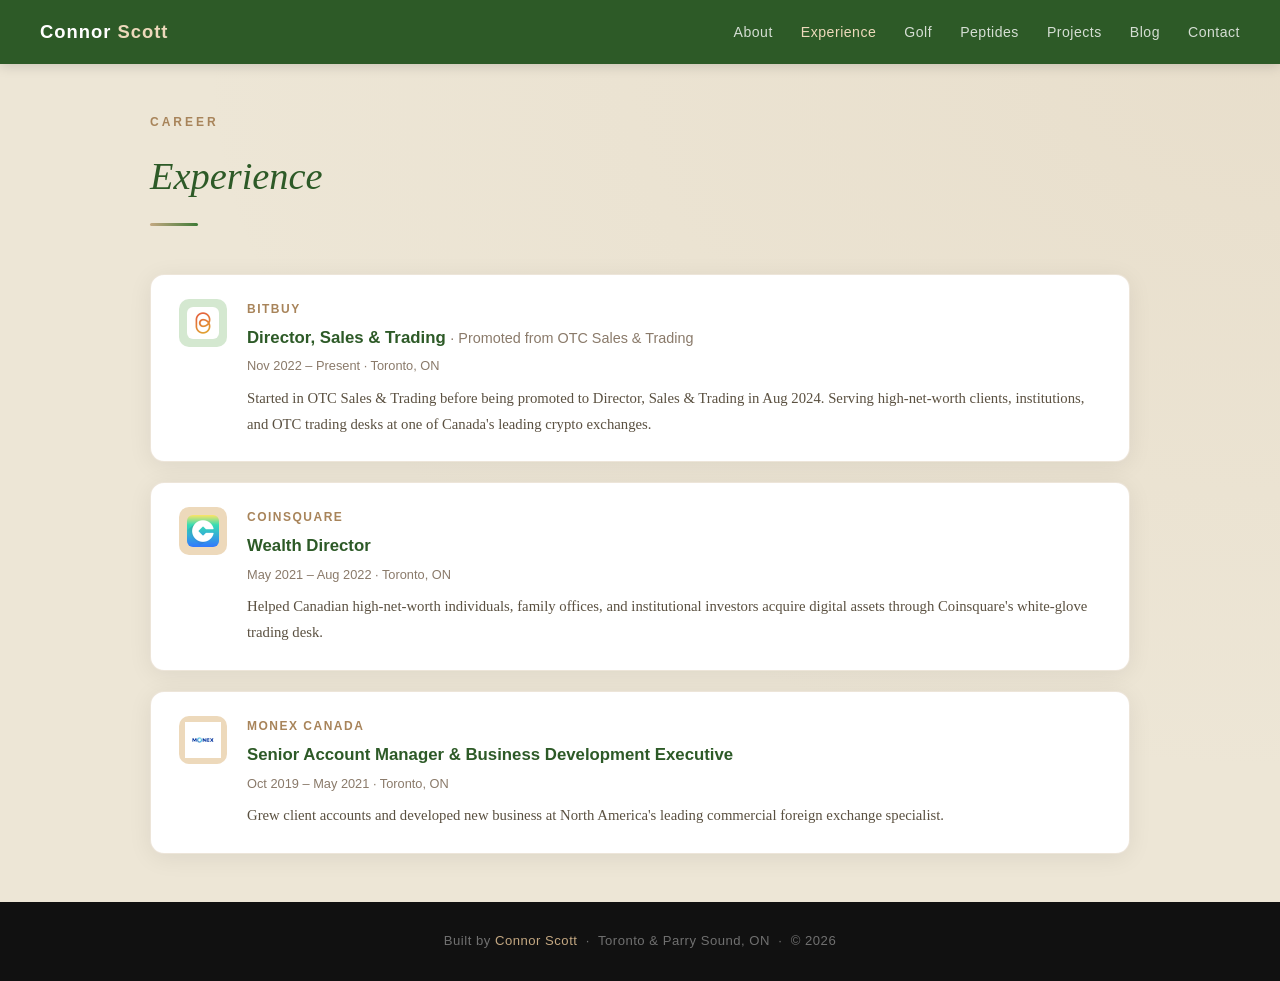
<file: experience.html>
<!DOCTYPE html>
<html lang="en">
<head>
  <meta charset="UTF-8" />
  <meta name="viewport" content="width=device-width, initial-scale=1.0" />
  <title>Experience — Connor Scott</title>
  <link rel="stylesheet" href="styles.css" />
</head>
<body>

  <!-- NAV -->
  <nav>
    <a href="index.html" class="nav-logo">Connor <span>Scott</span></a>
    <ul class="nav-links">
      <li><a href="about.html">About</a></li>
      <li><a href="experience.html" class="active">Experience</a></li>
      <li><a href="golf.html">Golf</a></li>
      <li><a href="peptides.html">Peptides</a></li>
      <li><a href="projects.html">Projects</a></li>
      <li><a href="blog.html">Blog</a></li>
      <li><a href="contact.html">Contact</a></li>
    </ul>
  </nav>

  <!-- EXPERIENCE -->
  <section id="experience">
    <div class="section-inner">
      <p class="section-label">Career</p>
      <h2 class="section-title">Experience</h2>
      <div class="section-divider"></div>
      <div class="experience-list">
        <div class="exp-card">
          <div class="exp-icon forest"><img src="bitbuy-logo.png" alt="Bitbuy" style="width:32px;height:32px;object-fit:contain;border-radius:6px;" /></div>
          <div class="exp-body">
            <p class="exp-company">Bitbuy</p>
            <p class="exp-role">Director, Sales & Trading <span style="font-weight:400;color:var(--text-light);font-size:0.9rem;">· Promoted from OTC Sales & Trading</span></p>
            <p class="exp-date">Nov 2022 – Present · Toronto, ON</p>
            <p class="exp-desc">Started in OTC Sales & Trading before being promoted to Director, Sales & Trading in Aug 2024. Serving high-net-worth clients, institutions, and OTC trading desks at one of Canada's leading crypto exchanges.</p>
          </div>
        </div>
        <div class="exp-card">
          <div class="exp-icon tan"><img src="coinsquare-logo.png" alt="Coinsquare" style="width:32px;height:32px;object-fit:contain;border-radius:6px;" /></div>
          <div class="exp-body">
            <p class="exp-company">Coinsquare</p>
            <p class="exp-role">Wealth Director</p>
            <p class="exp-date">May 2021 – Aug 2022 · Toronto, ON</p>
            <p class="exp-desc">Helped Canadian high-net-worth individuals, family offices, and institutional investors acquire digital assets through Coinsquare's white-glove trading desk.</p>
          </div>
        </div>
        <div class="exp-card">
          <div class="exp-icon tan"><img src="monex-logo.png" alt="Monex" style="width:36px;height:36px;object-fit:contain;" /></div>
          <div class="exp-body">
            <p class="exp-company">Monex Canada</p>
            <p class="exp-role">Senior Account Manager & Business Development Executive</p>
            <p class="exp-date">Oct 2019 – May 2021 · Toronto, ON</p>
            <p class="exp-desc">Grew client accounts and developed new business at North America's leading commercial foreign exchange specialist.</p>
          </div>
        </div>
      </div>
    </div>
  </section>

  <!-- FOOTER -->
  <footer>
    <p>Built by <span>Connor Scott</span> &nbsp;·&nbsp; Toronto & Parry Sound, ON &nbsp;·&nbsp; © 2026</p>
  </footer>

</body>
</html>
</file>
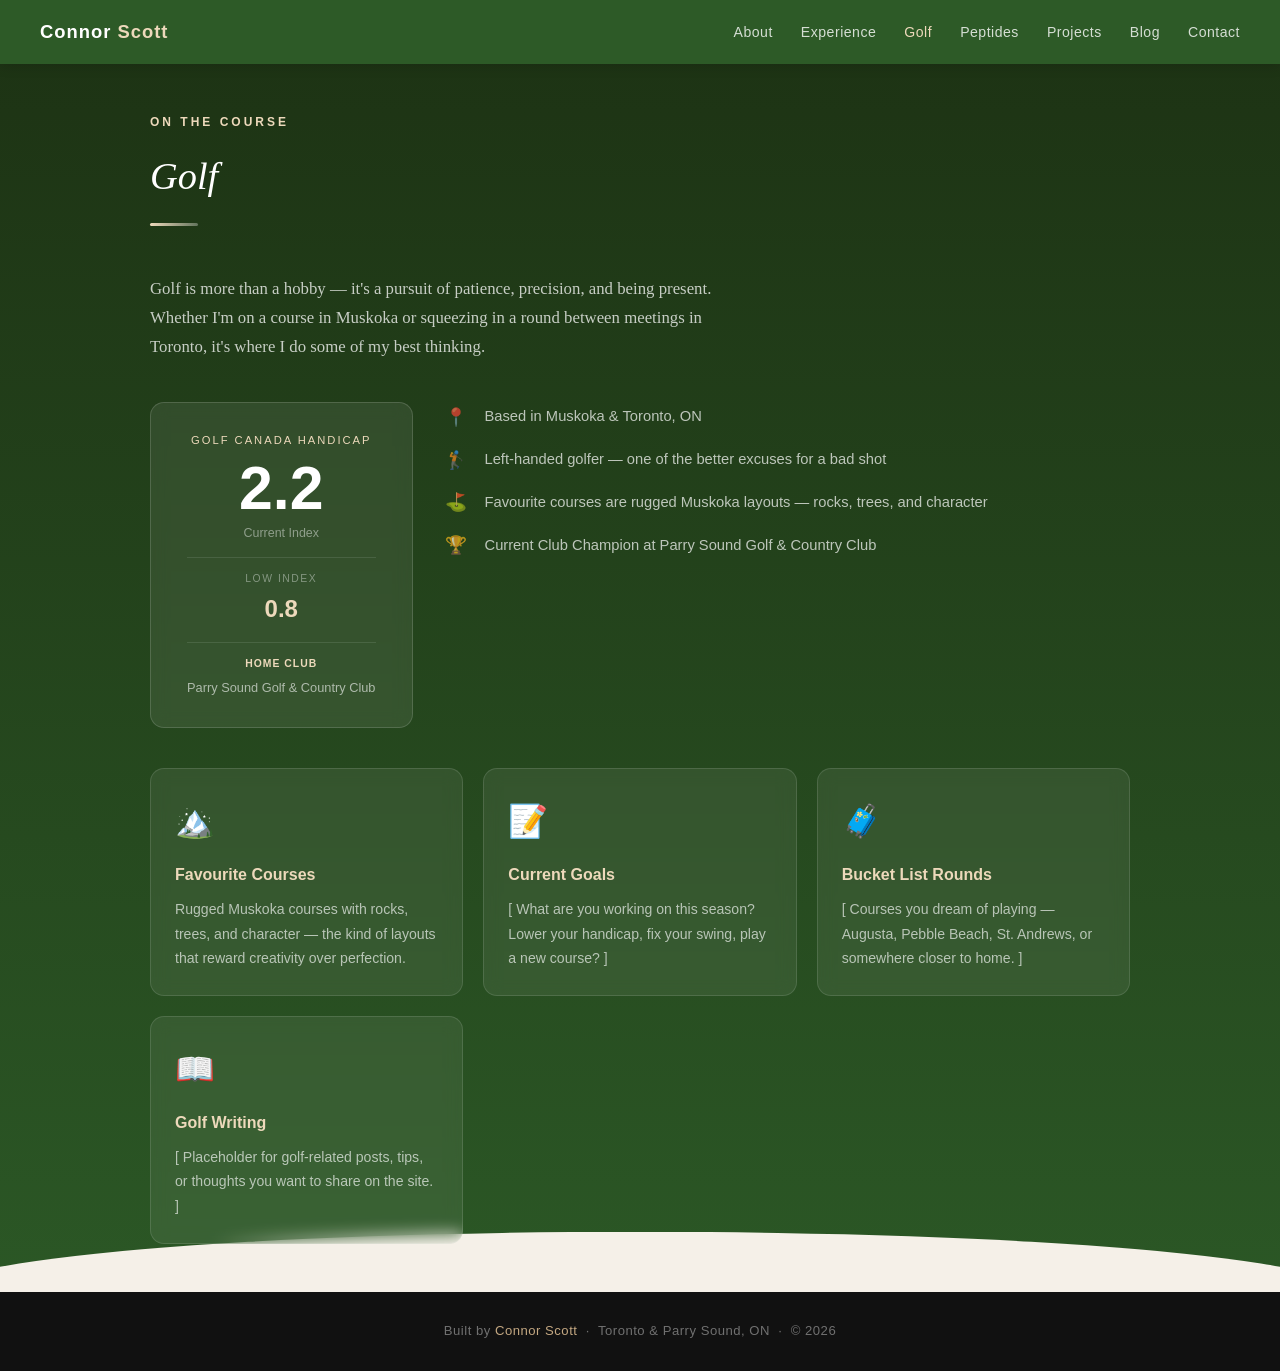
<file: golf.html>
<!DOCTYPE html>
<html lang="en">
<head>
  <meta charset="UTF-8" />
  <meta name="viewport" content="width=device-width, initial-scale=1.0" />
  <title>Golf — Connor Scott</title>
  <link rel="stylesheet" href="styles.css" />
  <style>
    #golf::before { display: none; }
    #golf { padding-top: 3rem; padding-bottom: 3rem; }
  </style>
</head>
<body>

  <!-- NAV -->
  <nav>
    <a href="index.html" class="nav-logo">Connor <span>Scott</span></a>
    <ul class="nav-links">
      <li><a href="about.html">About</a></li>
      <li><a href="experience.html">Experience</a></li>
      <li><a href="golf.html" class="active">Golf</a></li>
      <li><a href="peptides.html">Peptides</a></li>
      <li><a href="projects.html">Projects</a></li>
      <li><a href="blog.html">Blog</a></li>
      <li><a href="contact.html">Contact</a></li>
    </ul>
  </nav>

  <!-- GOLF -->
  <section id="golf">
    <div class="section-inner golf-inner">
      <p class="section-label">On The Course</p>
      <h2 class="section-title">Golf</h2>
      <div class="section-divider"></div>
      <p class="golf-intro">Golf is more than a hobby — it's a pursuit of patience, precision, and being present. Whether I'm on a course in Muskoka or squeezing in a round between meetings in Toronto, it's where I do some of my best thinking.</p>

      <div class="golf-top">
        <div class="handicap-card">
          <div class="handicap-label">Golf Canada Handicap</div>
          <div class="handicap-number">2.2</div>
          <div class="handicap-sub">Current Index</div>
          <div class="handicap-low">
            <div class="handicap-low-label">Low Index</div>
            <div class="handicap-low-number">0.8</div>
          </div>
          <div class="handicap-club">
            <strong>Home Club</strong>
            Parry Sound Golf & Country Club
          </div>
        </div>
        <div class="golf-details">
          <div class="golf-detail-row"><span class="golf-detail-icon">📍</span> Based in Muskoka & Toronto, ON</div>
          <div class="golf-detail-row"><span class="golf-detail-icon">🏌️</span> Left-handed golfer — one of the better excuses for a bad shot</div>
          <div class="golf-detail-row"><span class="golf-detail-icon">⛳</span> Favourite courses are rugged Muskoka layouts — rocks, trees, and character</div>
          <div class="golf-detail-row"><span class="golf-detail-icon">🏆</span> Current Club Champion at Parry Sound Golf & Country Club</div>
        </div>
      </div>

      <div class="golf-grid">
        <div class="golf-card">
          <div class="golf-card-icon">🏔️</div>
          <h3>Favourite Courses</h3>
          <p>Rugged Muskoka courses with rocks, trees, and character — the kind of layouts that reward creativity over perfection.</p>
        </div>
        <div class="golf-card">
          <div class="golf-card-icon">📝</div>
          <h3>Current Goals</h3>
          <p>[ What are you working on this season? Lower your handicap, fix your swing, play a new course? ]</p>
        </div>
        <div class="golf-card">
          <div class="golf-card-icon">🧳</div>
          <h3>Bucket List Rounds</h3>
          <p>[ Courses you dream of playing — Augusta, Pebble Beach, St. Andrews, or somewhere closer to home. ]</p>
        </div>
        <div class="golf-card">
          <div class="golf-card-icon">📖</div>
          <h3>Golf Writing</h3>
          <p>[ Placeholder for golf-related posts, tips, or thoughts you want to share on the site. ]</p>
        </div>
      </div>
    </div>
  </section>

  <!-- FOOTER -->
  <footer>
    <p>Built by <span>Connor Scott</span> &nbsp;·&nbsp; Toronto & Parry Sound, ON &nbsp;·&nbsp; © 2026</p>
  </footer>

</body>
</html>
</file>
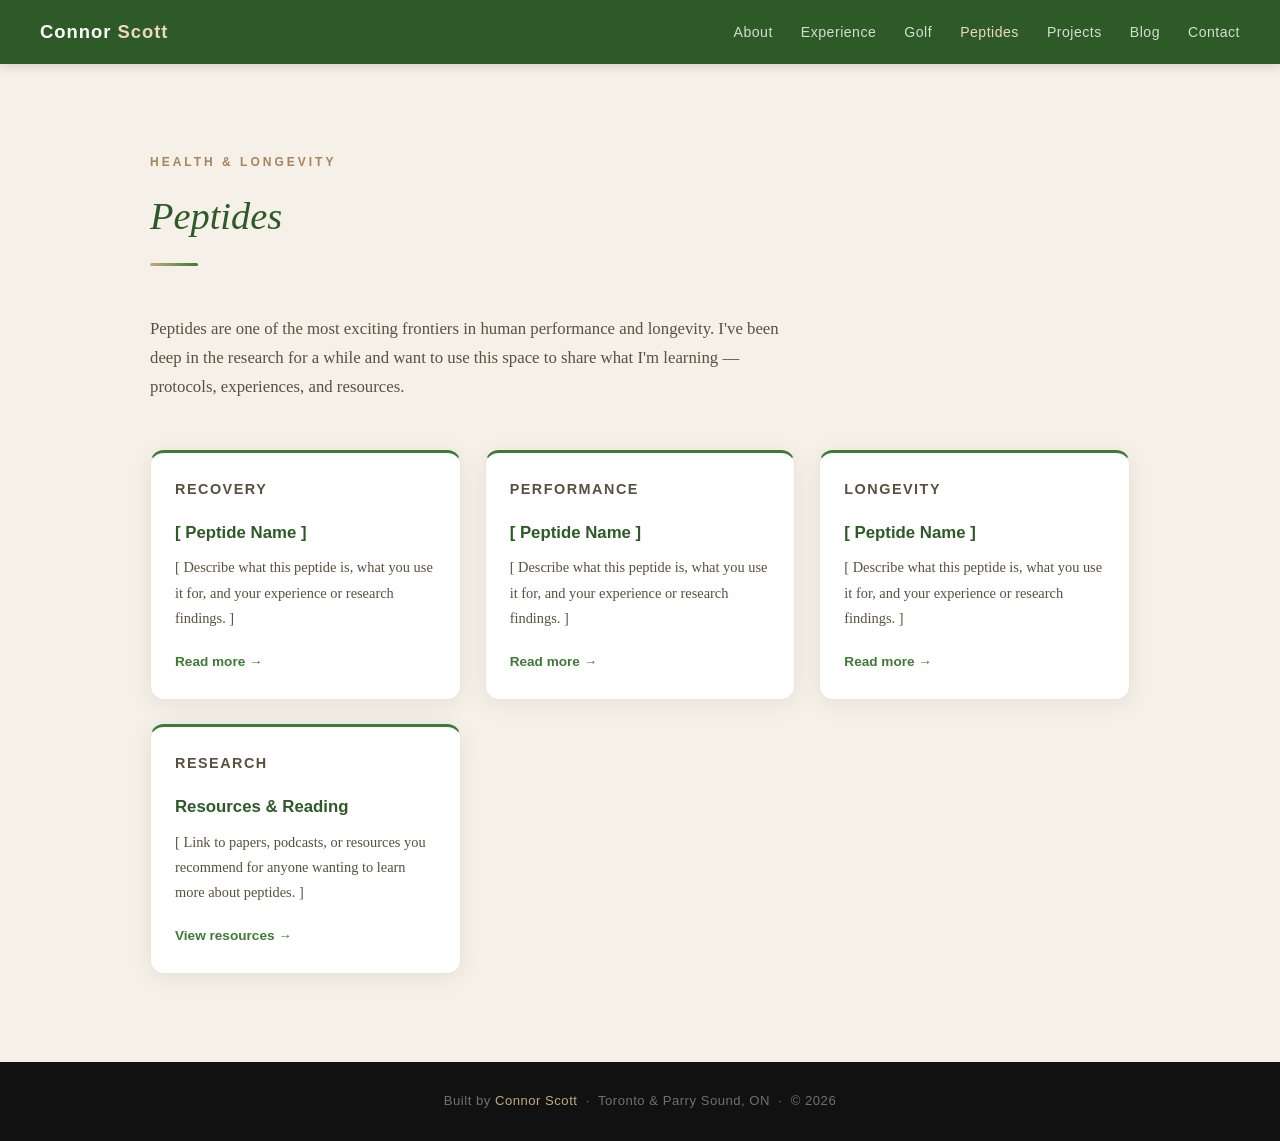
<file: peptides.html>
<!DOCTYPE html>
<html lang="en">
<head>
  <meta charset="UTF-8" />
  <meta name="viewport" content="width=device-width, initial-scale=1.0" />
  <title>Peptides — Connor Scott</title>
  <link rel="stylesheet" href="styles.css" />
</head>
<body>

  <!-- NAV -->
  <nav>
    <a href="index.html" class="nav-logo">Connor <span>Scott</span></a>
    <ul class="nav-links">
      <li><a href="about.html">About</a></li>
      <li><a href="experience.html">Experience</a></li>
      <li><a href="golf.html">Golf</a></li>
      <li><a href="peptides.html" class="active">Peptides</a></li>
      <li><a href="projects.html">Projects</a></li>
      <li><a href="blog.html">Blog</a></li>
      <li><a href="contact.html">Contact</a></li>
    </ul>
  </nav>

  <!-- PEPTIDES -->
  <section id="peptides">
    <div class="section-inner">
      <p class="section-label">Health & Longevity</p>
      <h2 class="section-title">Peptides</h2>
      <div class="section-divider"></div>
      <p class="peptides-intro">Peptides are one of the most exciting frontiers in human performance and longevity. I've been deep in the research for a while and want to use this space to share what I'm learning — protocols, experiences, and resources.</p>
      <div class="peptides-grid">
        <div class="peptide-card">
          <p class="peptide-tag">Recovery</p>
          <h3>[ Peptide Name ]</h3>
          <p>[ Describe what this peptide is, what you use it for, and your experience or research findings. ]</p>
          <a href="#" class="peptide-link">Read more →</a>
        </div>
        <div class="peptide-card">
          <p class="peptide-tag">Performance</p>
          <h3>[ Peptide Name ]</h3>
          <p>[ Describe what this peptide is, what you use it for, and your experience or research findings. ]</p>
          <a href="#" class="peptide-link">Read more →</a>
        </div>
        <div class="peptide-card">
          <p class="peptide-tag">Longevity</p>
          <h3>[ Peptide Name ]</h3>
          <p>[ Describe what this peptide is, what you use it for, and your experience or research findings. ]</p>
          <a href="#" class="peptide-link">Read more →</a>
        </div>
        <div class="peptide-card">
          <p class="peptide-tag">Research</p>
          <h3>Resources & Reading</h3>
          <p>[ Link to papers, podcasts, or resources you recommend for anyone wanting to learn more about peptides. ]</p>
          <a href="#" class="peptide-link">View resources →</a>
        </div>
      </div>
    </div>
  </section>

  <!-- FOOTER -->
  <footer>
    <p>Built by <span>Connor Scott</span> &nbsp;·&nbsp; Toronto & Parry Sound, ON &nbsp;·&nbsp; © 2026</p>
  </footer>

</body>
</html>
</file>
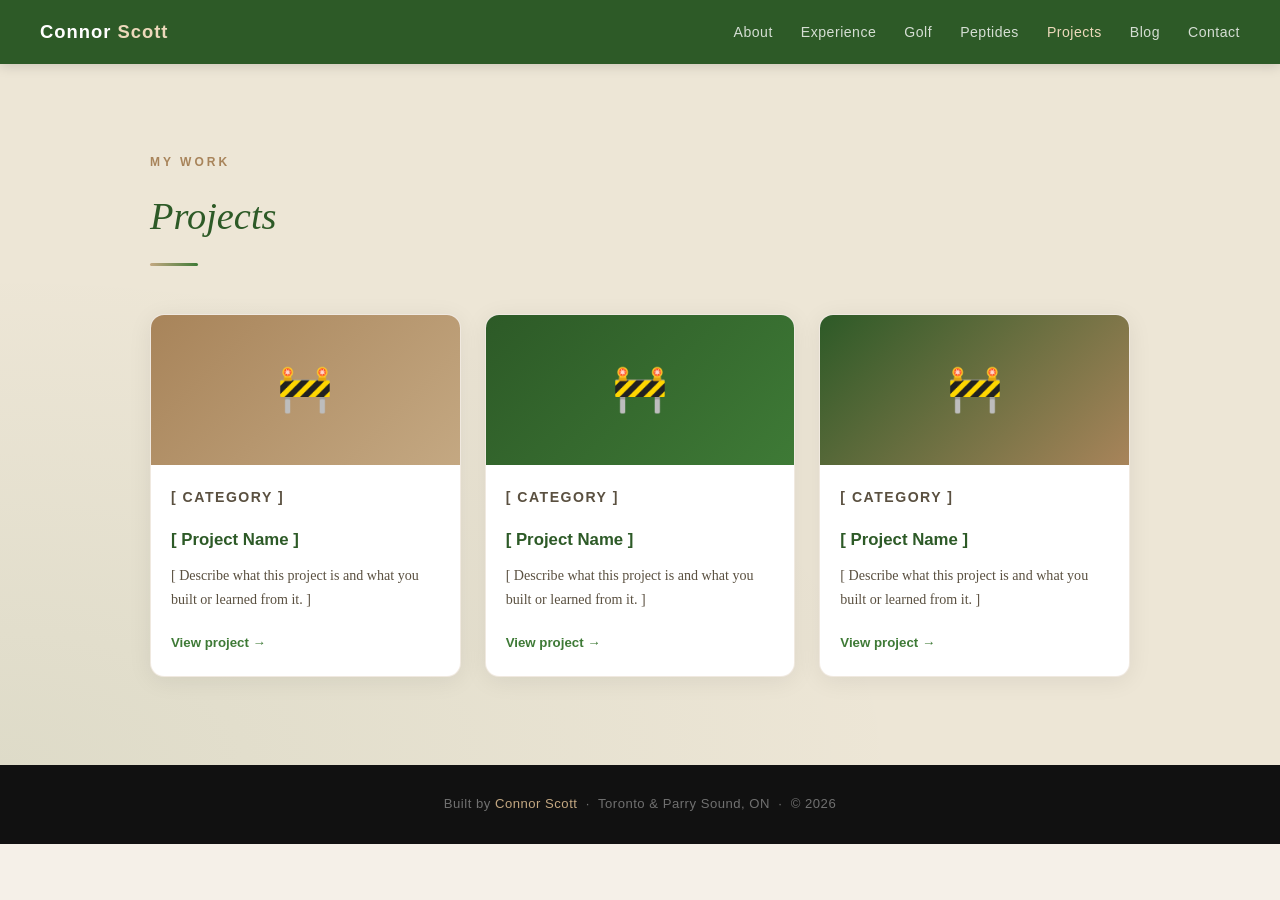
<file: projects.html>
<!DOCTYPE html>
<html lang="en">
<head>
  <meta charset="UTF-8" />
  <meta name="viewport" content="width=device-width, initial-scale=1.0" />
  <title>Projects — Connor Scott</title>
  <link rel="stylesheet" href="styles.css" />
</head>
<body>

  <!-- NAV -->
  <nav>
    <a href="index.html" class="nav-logo">Connor <span>Scott</span></a>
    <ul class="nav-links">
      <li><a href="about.html">About</a></li>
      <li><a href="experience.html">Experience</a></li>
      <li><a href="golf.html">Golf</a></li>
      <li><a href="peptides.html">Peptides</a></li>
      <li><a href="projects.html" class="active">Projects</a></li>
      <li><a href="blog.html">Blog</a></li>
      <li><a href="contact.html">Contact</a></li>
    </ul>
  </nav>

  <!-- PROJECTS -->
  <section id="projects">
    <div class="section-inner">
      <p class="section-label">My Work</p>
      <h2 class="section-title">Projects</h2>
      <div class="section-divider"></div>
      <div class="projects-grid">
        <div class="project-card">
          <div class="project-thumb tan">🚧</div>
          <div class="project-body">
            <p class="project-tag">[ Category ]</p>
            <h3>[ Project Name ]</h3>
            <p>[ Describe what this project is and what you built or learned from it. ]</p>
            <a href="#" class="project-link">View project →</a>
          </div>
        </div>
        <div class="project-card">
          <div class="project-thumb forest">🚧</div>
          <div class="project-body">
            <p class="project-tag">[ Category ]</p>
            <h3>[ Project Name ]</h3>
            <p>[ Describe what this project is and what you built or learned from it. ]</p>
            <a href="#" class="project-link">View project →</a>
          </div>
        </div>
        <div class="project-card">
          <div class="project-thumb mixed">🚧</div>
          <div class="project-body">
            <p class="project-tag">[ Category ]</p>
            <h3>[ Project Name ]</h3>
            <p>[ Describe what this project is and what you built or learned from it. ]</p>
            <a href="#" class="project-link">View project →</a>
          </div>
        </div>
      </div>
    </div>
  </section>

  <!-- FOOTER -->
  <footer>
    <p>Built by <span>Connor Scott</span> &nbsp;·&nbsp; Toronto & Parry Sound, ON &nbsp;·&nbsp; © 2026</p>
  </footer>

</body>
</html>
</file>
<file: styles.css>
:root {
  --cream:        #F5F0E8;
  --cream-dark:   #EDE6D6;
  --tan:          #C4A882;
  --tan-dark:     #A8845A;
  --tan-light:    #EDD9BB;
  --forest:       #2D5A27;
  --forest-mid:   #3E7A36;
  --forest-light: #D4E8D0;
  --white:        #FFFFFF;
  --text-dark:    #1E1E1E;
  --text-mid:     #5A5040;
  --text-light:   #8A7A6A;
  --radius:       14px;
  --shadow:       0 4px 24px rgba(0,0,0,0.07);
}

*, *::before, *::after { box-sizing: border-box; margin: 0; padding: 0; }
html { scroll-behavior: smooth; }
body { font-family: 'Georgia', 'Times New Roman', serif; background: var(--cream); color: var(--text-dark); line-height: 1.75; }
a { color: inherit; text-decoration: none; }

/* ── NAV ─────────────────────────────────────────────── */
nav {
  position: sticky; top: 0; z-index: 100;
  background: var(--forest);
  display: flex; justify-content: space-between; align-items: center;
  padding: 0 2.5rem; height: 64px;
  box-shadow: 0 2px 12px rgba(0,0,0,0.15);
}
.nav-logo { font-size: 1.15rem; font-weight: 700; color: var(--white); letter-spacing: 1px; font-family: 'Segoe UI', sans-serif; }
.nav-logo span { color: var(--tan-light); }
.nav-links { display: flex; gap: 1.75rem; list-style: none; }
.nav-links a { color: rgba(255,255,255,0.8); font-size: 0.88rem; font-weight: 500; font-family: 'Segoe UI', sans-serif; letter-spacing: 0.5px; transition: color 0.2s; }
.nav-links a:hover { color: var(--tan-light); }
.nav-links a.active { color: var(--tan-light); }

/* ── HERO ────────────────────────────────────────────── */
#hero {
  min-height: 92vh;
  display: flex; align-items: center; justify-content: center;
  text-align: center; padding: 5rem 2rem;
  position: relative; overflow: hidden;
  background-image: url('golf-bg.jpg');
  background-size: cover;
  background-position: center 40%;
  background-repeat: no-repeat;
}
#hero::after {
  content: '';
  position: absolute; inset: 0;
  background: linear-gradient(to bottom,
    rgba(0,0,0,0.45) 0%,
    rgba(20,40,15,0.55) 60%,
    rgba(10,25,8,0.75) 100%);
  pointer-events: none;
}
#hero .hero-wave {
  position: absolute; bottom: 0; left: 0; right: 0; height: 120px;
  background: var(--cream);
  clip-path: ellipse(55% 100% at 50% 100%);
  z-index: 2;
}
.hero-content { position: relative; z-index: 3; max-width: 680px; }
.hero-avatar {
  width: 140px; height: 140px; border-radius: 50%;
  border: 5px solid var(--tan-light);
  margin: 0 auto 1.75rem;
  background: var(--forest-mid); overflow: hidden;
  box-shadow: 0 8px 40px rgba(0,0,0,0.5);
}
.hero-avatar img { width: 100%; height: 100%; object-fit: cover; }
#hero h1 { font-size: clamp(2.4rem, 5vw, 3.8rem); font-weight: 400; color: var(--white); margin-bottom: 0.4rem; letter-spacing: 1px; text-shadow: 0 2px 12px rgba(0,0,0,0.4); }
#hero h1 span { color: var(--tan-light); font-style: italic; }
.hero-tagline { font-size: 0.85rem; color: rgba(255,255,255,0.8); margin-bottom: 2.5rem; font-family: 'Segoe UI', sans-serif; letter-spacing: 1.5px; text-transform: uppercase; }
.hero-btns { display: flex; gap: 1rem; justify-content: center; flex-wrap: wrap; }
.btn { padding: 0.8rem 2rem; border-radius: 50px; font-weight: 600; font-size: 0.9rem; cursor: pointer; transition: transform 0.15s, box-shadow 0.15s; border: none; display: inline-block; font-family: 'Segoe UI', sans-serif; letter-spacing: 0.5px; }
.btn:hover { transform: translateY(-2px); box-shadow: 0 8px 24px rgba(0,0,0,0.2); }
.btn-primary { background: var(--tan); color: var(--white); }
.btn-outline  { background: transparent; color: var(--white); border: 2px solid rgba(255,255,255,0.5); }
.btn-outline:hover { border-color: var(--tan-light); color: var(--tan-light); }

/* ── SECTIONS ────────────────────────────────────────── */
section { padding: 5.5rem 2rem; }
.section-inner { max-width: 980px; margin: 0 auto; }
.section-label { font-size: 0.75rem; font-weight: 700; letter-spacing: 3px; text-transform: uppercase; color: var(--tan-dark); margin-bottom: 0.6rem; font-family: 'Segoe UI', sans-serif; }
.section-title { font-size: clamp(1.8rem, 3vw, 2.6rem); font-weight: 400; color: var(--forest); margin-bottom: 0.8rem; font-style: italic; }
.section-divider { width: 48px; height: 3px; border-radius: 2px; background: linear-gradient(90deg, var(--tan), var(--forest-mid)); margin-bottom: 3rem; }

/* ── ABOUT ───────────────────────────────────────────── */
#about { background: var(--cream); padding-top: 3rem; padding-bottom: 3rem; min-height: calc(100vh - 64px); }
.about-grid { display: grid; grid-template-columns: 1.2fr 1fr; gap: 3.5rem; align-items: start; }
.about-text p { color: var(--text-mid); margin-bottom: 1.1rem; font-size: 1.05rem; }
.about-text a { color: var(--forest); font-weight: 600; border-bottom: 1px solid var(--forest-light); transition: border-color 0.2s; }
.about-text a:hover { border-color: var(--forest); }
.passion-chips { display: flex; flex-wrap: wrap; gap: 0.6rem; margin-top: 1.5rem; }
.chip { padding: 0.4rem 1rem; border-radius: 50px; font-size: 0.82rem; font-weight: 600; font-family: 'Segoe UI', sans-serif; }
.chip-tan    { background: var(--tan-light); color: var(--tan-dark); }
.chip-forest { background: var(--forest-light); color: var(--forest); }
.about-card { background: var(--forest); border-radius: var(--radius); padding: 2.25rem; color: var(--white); box-shadow: var(--shadow); }
.about-card h3 { font-size: 0.75rem; font-weight: 700; margin-bottom: 1.5rem; color: var(--tan-light); text-transform: uppercase; letter-spacing: 2px; font-family: 'Segoe UI', sans-serif; }
.about-stat { display: flex; align-items: center; gap: 1rem; padding: 0.8rem 0; border-bottom: 1px solid rgba(255,255,255,0.08); }
.about-stat:last-child { border-bottom: none; }
.about-stat-icon { width: 38px; height: 38px; background: rgba(255,255,255,0.08); border-radius: 8px; display: flex; align-items: center; justify-content: center; font-size: 1.1rem; flex-shrink: 0; }
.about-stat-label { font-size: 0.72rem; color: rgba(255,255,255,0.5); font-family: 'Segoe UI', sans-serif; }
.about-stat-value { font-size: 0.92rem; font-weight: 600; font-family: 'Segoe UI', sans-serif; }

/* ── WHOOP CARD ──────────────────────────────────────── */
.whoop-section { margin-top: 3rem; }
.whoop-card { background: #0a0a0a; border-radius: var(--radius); padding: 2rem 2.25rem; box-shadow: 0 8px 32px rgba(0,0,0,0.15); border: 1px solid rgba(255,255,255,0.06); }
.whoop-header { display: flex; align-items: center; justify-content: space-between; margin-bottom: 1.75rem; }
.whoop-logo { display: flex; align-items: center; gap: 0.75rem; }
.whoop-logo-icon { width: 36px; height: 36px; border-radius: 8px; background: #e8fe20; display: flex; align-items: center; justify-content: center; font-size: 1rem; font-weight: 900; color: #000; font-family: 'Segoe UI', sans-serif; }
.whoop-logo-text { font-size: 1rem; font-weight: 700; color: #fff; font-family: 'Segoe UI', sans-serif; letter-spacing: 2px; text-transform: uppercase; }
.whoop-date { font-size: 0.75rem; color: rgba(255,255,255,0.35); font-family: 'Segoe UI', sans-serif; letter-spacing: 1px; }
.whoop-stats { display: grid; grid-template-columns: repeat(5, 1fr); gap: 1rem; }
.whoop-stat { text-align: center; }
.whoop-ring { width: 64px; height: 64px; border-radius: 50%; margin: 0 auto 0.6rem; display: flex; align-items: center; justify-content: center; font-size: 1.1rem; font-weight: 800; font-family: 'Segoe UI', sans-serif; position: relative; }
.whoop-ring.recovery { background: conic-gradient(#4ade80 0% 78%, #1f2a1f 78% 100%); color: #4ade80; }
.whoop-ring.hrv      { background: conic-gradient(#60a5fa 0% 65%, #1a1f2a 65% 100%); color: #60a5fa; }
.whoop-ring.sleep    { background: conic-gradient(#a78bfa 0% 82%, #1a1a2a 82% 100%); color: #a78bfa; }
.whoop-ring.strain   { background: conic-gradient(#fb923c 0% 55%, #2a1a0f 55% 100%); color: #fb923c; }
.whoop-ring.rhr      { background: conic-gradient(#f87171 0% 70%, #2a1010 70% 100%); color: #f87171; }
.whoop-ring::after { content: ''; position: absolute; inset: 7px; border-radius: 50%; background: #0a0a0a; }
.whoop-ring span { position: relative; z-index: 1; font-size: 0.9rem; }
.whoop-stat-label { font-size: 0.7rem; color: rgba(255,255,255,0.4); text-transform: uppercase; letter-spacing: 1px; font-family: 'Segoe UI', sans-serif; margin-bottom: 0.15rem; }
.whoop-stat-value { font-size: 0.8rem; color: rgba(255,255,255,0.7); font-family: 'Segoe UI', sans-serif; font-weight: 600; }
.whoop-note { margin-top: 1.25rem; font-size: 0.72rem; color: rgba(255,255,255,0.25); font-family: 'Segoe UI', sans-serif; text-align: right; }

/* ── EXPERIENCE ──────────────────────────────────────── */
#experience { background: radial-gradient(ellipse at 100% 0%, rgba(196,168,130,0.12) 0%, transparent 60%), var(--cream-dark); padding-top: 3rem; padding-bottom: 3rem; min-height: calc(100vh - 64px); }
.experience-list { display: flex; flex-direction: column; gap: 1.25rem; }
.exp-card { background: var(--white); border: 1px solid rgba(196,168,130,0.3); border-radius: var(--radius); padding: 1.5rem 1.75rem; box-shadow: var(--shadow); display: flex; gap: 1.25rem; align-items: flex-start; }
.exp-icon { width: 48px; height: 48px; border-radius: 10px; display: flex; align-items: center; justify-content: center; font-size: 1.4rem; flex-shrink: 0; }
.exp-icon.forest { background: var(--forest-light); }
.exp-icon.tan    { background: var(--tan-light); }
.exp-body { flex: 1; }
.exp-company { font-size: 0.75rem; font-weight: 700; text-transform: uppercase; letter-spacing: 1.5px; color: var(--tan-dark); margin-bottom: 0.2rem; font-family: 'Segoe UI', sans-serif; }
.exp-role { font-size: 1.05rem; font-weight: 600; color: var(--forest); margin-bottom: 0.2rem; font-family: 'Segoe UI', sans-serif; }
.exp-date { font-size: 0.8rem; color: var(--text-light); margin-bottom: 0.5rem; font-family: 'Segoe UI', sans-serif; }
.exp-desc { font-size: 0.92rem; color: var(--text-mid); }

/* ── GOLF ────────────────────────────────────────────── */
#golf {
  position: relative; overflow: hidden;
  background: linear-gradient(to bottom, rgba(30,50,20,0.85), rgba(45,90,39,0.9));
  background-color: #1a3d16;
}
#golf::before { content: ''; position: absolute; top: 0; left: 0; right: 0; height: 60px; background: var(--cream-dark); clip-path: ellipse(55% 100% at 50% 0%); }
#golf::after  { content: ''; position: absolute; bottom: 0; left: 0; right: 0; height: 60px; background: var(--cream); clip-path: ellipse(55% 100% at 50% 100%); }
#golf .section-label { color: var(--tan-light); }
#golf .section-title { color: var(--white); }
#golf .section-divider { background: linear-gradient(90deg, var(--tan-light), rgba(255,255,255,0.3)); }
.golf-inner { position: relative; z-index: 1; }
.golf-intro { color: rgba(255,255,255,0.75); font-size: 1.05rem; max-width: 600px; margin-bottom: 2.5rem; }
.golf-top { display: grid; grid-template-columns: auto 1fr; gap: 2rem; align-items: start; margin-bottom: 2.5rem; }
.handicap-card { background: rgba(255,255,255,0.08); border: 1px solid rgba(255,255,255,0.15); border-radius: var(--radius); padding: 1.75rem 2.25rem; text-align: center; min-width: 200px; backdrop-filter: blur(8px); }
.handicap-label { font-size: 0.7rem; text-transform: uppercase; letter-spacing: 2px; color: var(--tan-light); font-family: 'Segoe UI', sans-serif; margin-bottom: 0.5rem; }
.handicap-number { font-size: 3.8rem; font-weight: 800; color: var(--white); font-family: 'Segoe UI', sans-serif; line-height: 1; margin-bottom: 0.25rem; }
.handicap-sub { font-size: 0.78rem; color: rgba(255,255,255,0.45); font-family: 'Segoe UI', sans-serif; }
.handicap-low { margin-top: 0.75rem; padding-top: 0.75rem; border-top: 1px solid rgba(255,255,255,0.1); }
.handicap-low-label { font-size: 0.65rem; text-transform: uppercase; letter-spacing: 1.5px; color: rgba(255,255,255,0.4); font-family: 'Segoe UI', sans-serif; }
.handicap-low-number { font-size: 1.5rem; font-weight: 700; color: var(--tan-light); font-family: 'Segoe UI', sans-serif; }
.handicap-club { margin-top: 0.75rem; padding-top: 0.75rem; border-top: 1px solid rgba(255,255,255,0.1); font-size: 0.8rem; color: rgba(255,255,255,0.6); font-family: 'Segoe UI', sans-serif; }
.handicap-club strong { color: var(--tan-light); display: block; font-size: 0.65rem; text-transform: uppercase; letter-spacing: 1px; margin-bottom: 0.2rem; }
.golf-details { display: flex; flex-direction: column; gap: 0.75rem; }
.golf-detail-row { display: flex; align-items: center; gap: 0.75rem; color: rgba(255,255,255,0.7); font-size: 0.92rem; font-family: 'Segoe UI', sans-serif; }
.golf-detail-icon { font-size: 1.1rem; width: 28px; flex-shrink: 0; }
.golf-grid { display: grid; grid-template-columns: repeat(auto-fill, minmax(240px, 1fr)); gap: 1.25rem; }
.golf-card { background: rgba(255,255,255,0.07); border: 1px solid rgba(255,255,255,0.12); border-radius: var(--radius); padding: 1.5rem; backdrop-filter: blur(8px); transition: background 0.2s, transform 0.2s; }
.golf-card:hover { background: rgba(255,255,255,0.12); transform: translateY(-3px); }
.golf-card-icon { font-size: 2rem; margin-bottom: 0.75rem; }
.golf-card h3 { font-size: 1rem; color: var(--tan-light); margin-bottom: 0.5rem; font-family: 'Segoe UI', sans-serif; font-weight: 600; }
.golf-card p  { font-size: 0.88rem; color: rgba(255,255,255,0.65); font-family: 'Segoe UI', sans-serif; }

/* ── PEPTIDES ────────────────────────────────────────── */
#peptides { background: var(--cream); }
.peptides-intro { color: var(--text-mid); font-size: 1.05rem; max-width: 640px; margin-bottom: 3rem; }
.peptides-grid { display: grid; grid-template-columns: repeat(auto-fill, minmax(280px, 1fr)); gap: 1.5rem; }
.peptide-card { background: var(--white); border: 1px solid rgba(196,168,130,0.3); border-radius: var(--radius); padding: 1.5rem; box-shadow: var(--shadow); transition: transform 0.2s, box-shadow 0.2s; border-top: 3px solid var(--forest-mid); }
.peptide-card:hover { transform: translateY(-3px); box-shadow: 0 10px 30px rgba(0,0,0,0.1); }
.peptide-tag { font-size: 0.72rem; font-weight: 700; text-transform: uppercase; letter-spacing: 1.5px; color: var(--tan-dark); margin-bottom: 0.5rem; font-family: 'Segoe UI', sans-serif; }
.peptide-card h3 { font-size: 1.05rem; color: var(--forest); margin-bottom: 0.5rem; font-family: 'Segoe UI', sans-serif; font-weight: 600; }
.peptide-card p  { font-size: 0.9rem; color: var(--text-mid); margin-bottom: 1rem; }
.peptide-link { font-size: 0.85rem; font-weight: 600; color: var(--forest-mid); font-family: 'Segoe UI', sans-serif; transition: color 0.2s; }
.peptide-link:hover { color: var(--tan-dark); }

/* ── PROJECTS ────────────────────────────────────────── */
#projects { background: radial-gradient(ellipse at 0% 100%, rgba(45,90,39,0.08) 0%, transparent 50%), var(--cream-dark); }
.projects-grid { display: grid; grid-template-columns: repeat(auto-fill, minmax(280px, 1fr)); gap: 1.5rem; }
.project-card { background: var(--white); border: 1px solid rgba(196,168,130,0.25); border-radius: var(--radius); overflow: hidden; box-shadow: var(--shadow); transition: transform 0.2s, box-shadow 0.2s; }
.project-card:hover { transform: translateY(-4px); box-shadow: 0 14px 32px rgba(0,0,0,0.1); }
.project-thumb { height: 150px; display: flex; align-items: center; justify-content: center; font-size: 2.8rem; }
.project-thumb.forest { background: linear-gradient(135deg, var(--forest), var(--forest-mid)); }
.project-thumb.tan    { background: linear-gradient(135deg, var(--tan-dark), var(--tan)); }
.project-thumb.mixed  { background: linear-gradient(135deg, var(--forest), var(--tan-dark)); }
.project-body { padding: 1.25rem; }
.project-tag { font-size: 0.72rem; font-weight: 700; text-transform: uppercase; letter-spacing: 1.5px; color: var(--tan-dark); margin-bottom: 0.4rem; font-family: 'Segoe UI', sans-serif; }
.project-body h3 { font-size: 1.05rem; color: var(--forest); margin-bottom: 0.5rem; font-family: 'Segoe UI', sans-serif; }
.project-body p  { font-size: 0.88rem; color: var(--text-mid); margin-bottom: 1rem; }
.project-link { font-size: 0.83rem; font-weight: 600; color: var(--forest-mid); font-family: 'Segoe UI', sans-serif; transition: color 0.2s; }
.project-link:hover { color: var(--tan-dark); }

/* ── BLOG ────────────────────────────────────────────── */
#blog { background: var(--cream); }
.blog-grid { display: grid; grid-template-columns: repeat(auto-fill, minmax(290px, 1fr)); gap: 1.5rem; }
.blog-card { background: var(--white); border: 1px solid rgba(196,168,130,0.25); border-radius: var(--radius); padding: 1.5rem; box-shadow: var(--shadow); transition: transform 0.2s; }
.blog-card:hover { transform: translateY(-3px); }
.blog-date { font-size: 0.75rem; color: var(--tan-dark); font-weight: 700; margin-bottom: 0.5rem; text-transform: uppercase; letter-spacing: 1.5px; font-family: 'Segoe UI', sans-serif; }
.blog-card h3 { font-size: 1.05rem; color: var(--forest); margin-bottom: 0.6rem; font-family: 'Segoe UI', sans-serif; }
.blog-card p  { font-size: 0.9rem; color: var(--text-mid); margin-bottom: 1rem; }
.read-more { font-size: 0.83rem; font-weight: 600; color: var(--forest-mid); font-family: 'Segoe UI', sans-serif; transition: color 0.2s; }
.read-more:hover { color: var(--tan-dark); }

/* ── CONTACT ─────────────────────────────────────────── */
#contact { background: radial-gradient(ellipse at 30% 70%, rgba(196,168,130,0.15) 0%, transparent 50%), linear-gradient(160deg, var(--forest) 0%, #1a3d16 100%); padding-top: 3rem; padding-bottom: 3rem; min-height: calc(100vh - 64px); display: flex; align-items: center; }
#contact .section-label { color: var(--tan-light); }
#contact .section-title { color: var(--white); }
#contact .section-divider { background: linear-gradient(90deg, var(--tan-light), rgba(255,255,255,0.2)); }
.contact-grid { display: grid; grid-template-columns: 1fr 1fr; gap: 3.5rem; align-items: start; }
.contact-intro { color: rgba(255,255,255,0.75); font-size: 1.05rem; margin-bottom: 2rem; }
.contact-links { display: flex; flex-direction: column; gap: 1rem; }
.contact-link-item { display: flex; align-items: center; gap: 0.85rem; color: rgba(255,255,255,0.8); font-size: 0.95rem; font-family: 'Segoe UI', sans-serif; transition: color 0.2s; }
.contact-link-item:hover { color: var(--tan-light); }
.contact-icon { width: 40px; height: 40px; border-radius: 9px; background: rgba(255,255,255,0.1); display: flex; align-items: center; justify-content: center; font-size: 1.1rem; flex-shrink: 0; }
.contact-form { background: rgba(255,255,255,0.07); border-radius: var(--radius); padding: 2rem; border: 1px solid rgba(255,255,255,0.12); }
.form-group { margin-bottom: 1.25rem; }
.form-group label { display: block; font-size: 0.82rem; font-weight: 600; color: rgba(255,255,255,0.7); margin-bottom: 0.4rem; font-family: 'Segoe UI', sans-serif; letter-spacing: 0.5px; }
.form-group input, .form-group textarea { width: 100%; background: rgba(255,255,255,0.08); border: 1px solid rgba(255,255,255,0.15); border-radius: 8px; padding: 0.75rem 1rem; color: var(--white); font-family: 'Segoe UI', sans-serif; font-size: 0.95rem; outline: none; transition: border-color 0.2s; resize: none; }
.form-group input::placeholder, .form-group textarea::placeholder { color: rgba(255,255,255,0.3); }
.form-group input:focus, .form-group textarea:focus { border-color: var(--tan-light); }
.form-group textarea { height: 110px; }

/* ── FOOTER ──────────────────────────────────────────── */
footer { background: #111; color: rgba(255,255,255,0.4); text-align: center; padding: 1.75rem 2rem; font-size: 0.82rem; font-family: 'Segoe UI', sans-serif; letter-spacing: 0.5px; }
footer span { color: var(--tan); }

/* ── RESPONSIVE ──────────────────────────────────────── */
@media (max-width: 720px) {
  .about-grid, .contact-grid { grid-template-columns: 1fr; }
  .nav-links { gap: 1rem; font-size: 0.78rem; }
  .whoop-stats { grid-template-columns: repeat(3, 1fr); }
  .golf-top { grid-template-columns: 1fr; }
}
</file>
